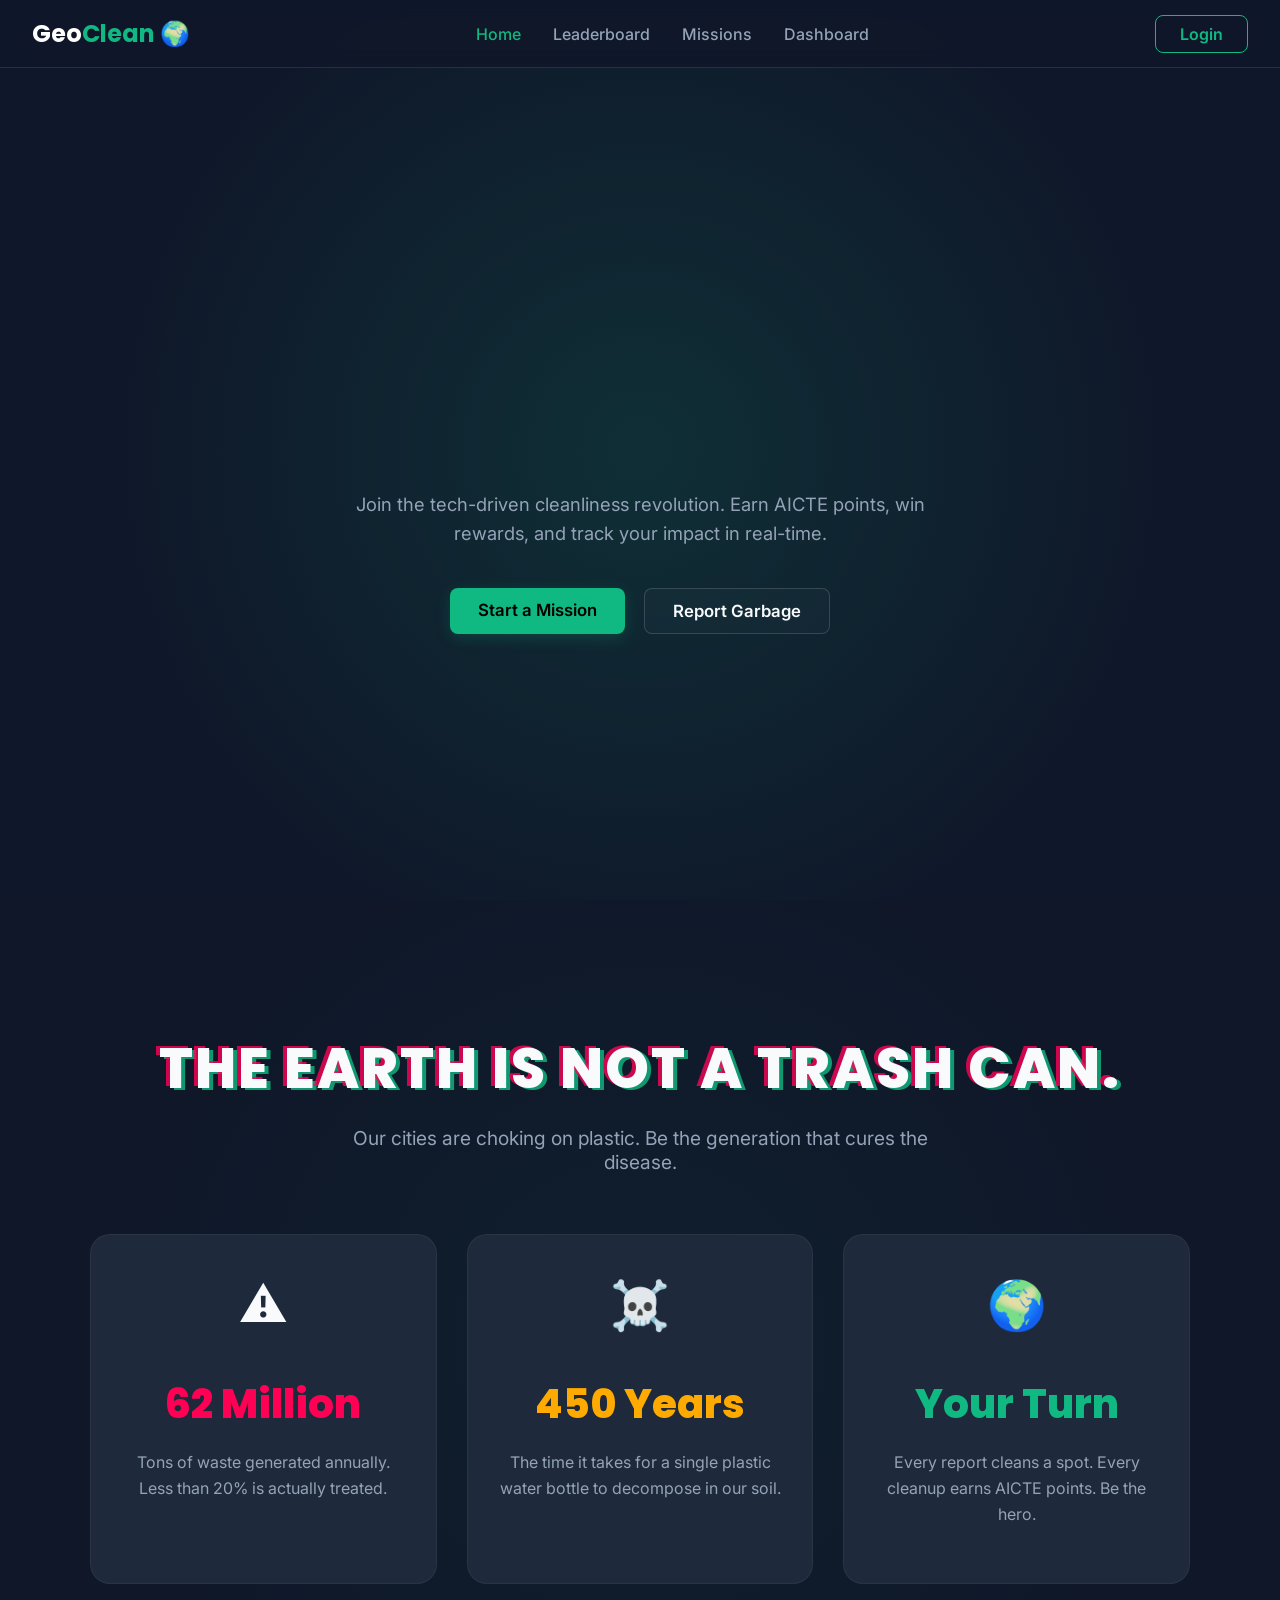
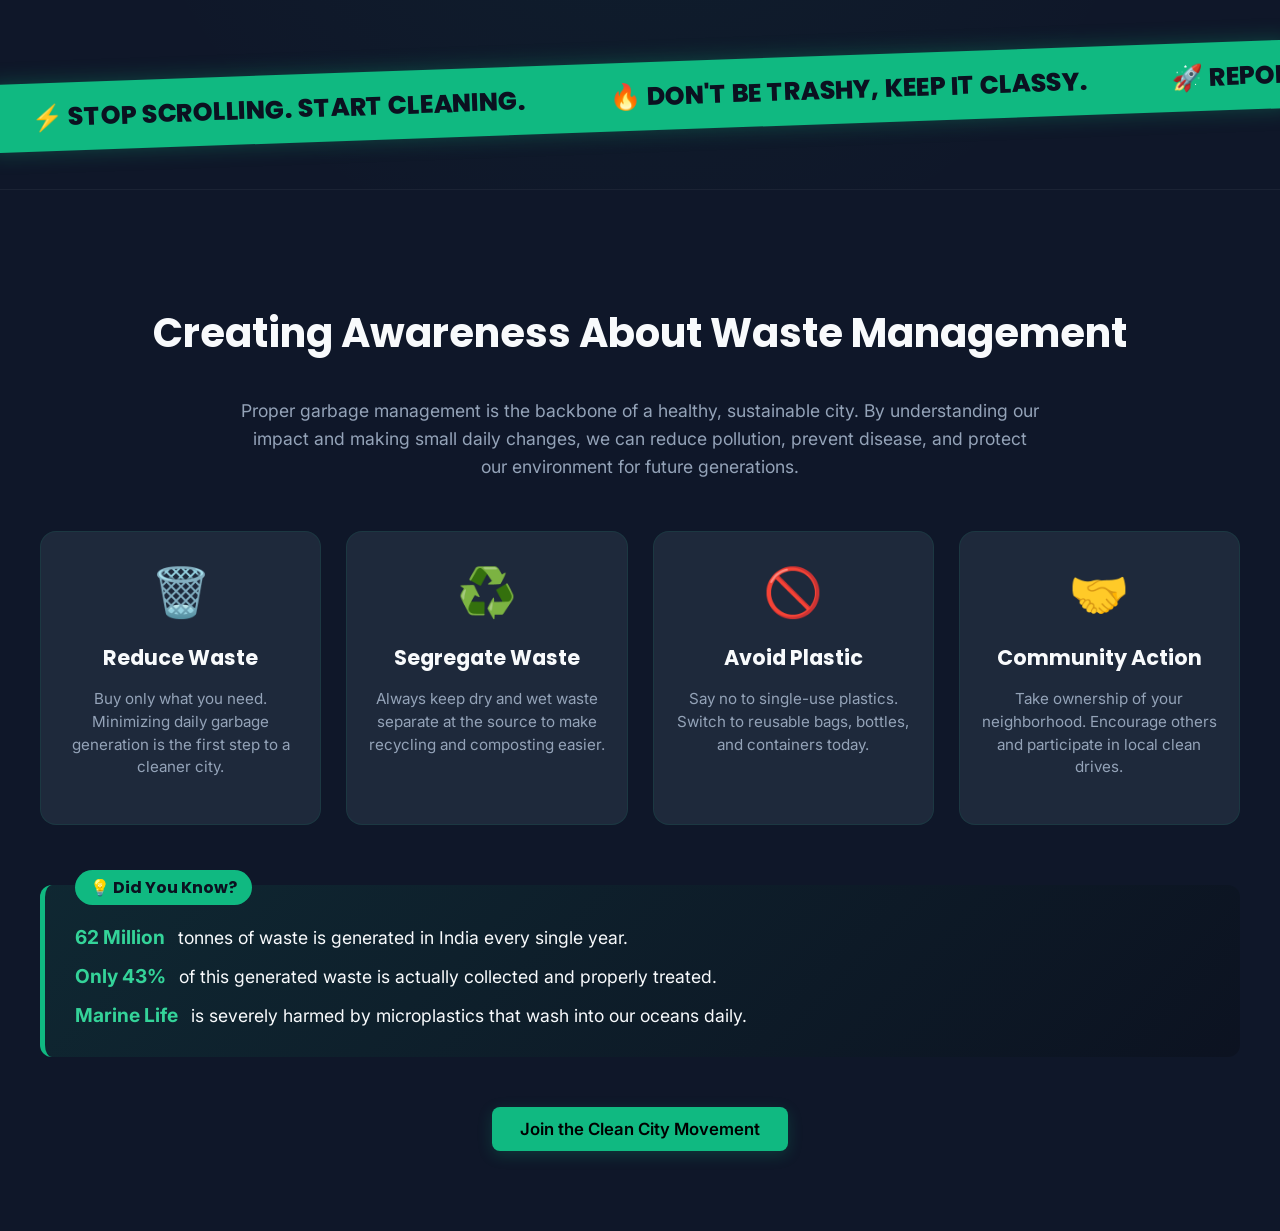
<file: index.html>
<!doctype html>
<html lang="en">
  <head>
    <meta charset="UTF-8" />
    <meta name="viewport" content="width=device-width, initial-scale=1.0" />
    <title>GeoClean | Clean Your City</title>

    <link rel="preconnect" href="https://fonts.googleapis.com" />
    <link rel="preconnect" href="https://fonts.gstatic.com" crossorigin />
    <link
      href="https://fonts.googleapis.com/css2?family=Inter:wght@400;500;600&family=Poppins:wght@600;700;800&display=swap"
      rel="stylesheet"
    />

    <link rel="stylesheet" href="css/theme.css" />
    <link rel="stylesheet" href="css/base.css" />
    <link rel="stylesheet" href="css/components.css" />
    <link rel="stylesheet" href="css/index.css" />
  </head>
  <body>
    <nav class="navbar">
      <div class="nav-left">
        <button class="hamburger-menu">☰</button>
        <div class="logo">
          <a href="index.html" style="text-decoration: none; color: white">
            Geo<span class="highlight">Clean</span> 🌍
          </a>
        </div>
      </div>
      <div class="nav-links">
        <a href="index.html" class="active">Home</a>
        <a href="leaderboard.html">Leaderboard</a>
        <a href="missions.html">Missions</a>
        <a href="#" id="dashboard-link">Dashboard</a>
      </div>
      <div id="auth-container"></div>
    </nav>

    <section class="hero-container" id="home">
      <div class="glow-blob"></div>
      <div class="hero-content">
        <div class="headline-wrapper">
          <div class="slogan-slide slide-1">
            <h1>
              Clean Your City.<br /><span class="gradient-text"
                >Build Your Legacy.</span
              >
            </h1>
          </div>
          <div class="slogan-slide slide-2">
            <h1>
              Spot the Waste.<br /><span class="gradient-text"
                >Spark the Change.</span
              >
            </h1>
          </div>
          <div class="slogan-slide slide-3">
            <h1>
              Report. Clean.<br /><span class="gradient-text">Celebrate.</span>
            </h1>
          </div>
          <div class="slogan-slide slide-4">
            <h1>
              Together for a<br /><span class="gradient-text"
                >Trash-Free Tomorrow.</span
              >
            </h1>
          </div>
          <div class="slogan-slide slide-5">
            <h1>
              Your Click Can<br /><span class="gradient-text"
                >Clean the City.</span
              >
            </h1>
          </div>
          <div class="slogan-slide slide-6">
            <h1>
              Turn Garbage<br /><span class="gradient-text">Into Glory.</span>
            </h1>
          </div>
          <div class="slogan-slide slide-7">
            <h1>
              Be the Hero<br /><span class="gradient-text"
                >Your City Needs.</span
              >
            </h1>
          </div>
        </div>

        <p class="hero-subtext">
          Join the tech-driven cleanliness revolution. Earn AICTE points, win
          rewards, and track your impact in real-time.
        </p>

        <div class="cta-buttons">
          <a href="missions.html" class="btn-primary">Start a Mission</a>
          <a href="report.html" class="btn-secondary">Report Garbage</a>
        </div>
      </div>
    </section>

    <section class="awareness-section">
      <div class="awareness-header">
        <h2 class="glitch-title" data-text="THE EARTH IS NOT A TRASH CAN.">
          THE EARTH IS NOT A TRASH CAN.
        </h2>
        <p class="awareness-subtitle">
          Our cities are choking on plastic. Be the generation that cures the
          disease.
        </p>
      </div>

      <div class="impact-grid">
        <div class="impact-card danger-glow">
          <div class="icon-wrapper">⚠️</div>
          <h3 class="impact-number">62 Million</h3>
          <p class="impact-text">
            Tons of waste generated annually. Less than 20% is actually treated.
          </p>
        </div>
        <div class="impact-card warning-glow">
          <div class="icon-wrapper">☠️</div>
          <h3 class="impact-number">450 Years</h3>
          <p class="impact-text">
            The time it takes for a single plastic water bottle to decompose in
            our soil.
          </p>
        </div>
        <div class="impact-card action-glow">
          <div class="icon-wrapper">🌍</div>
          <h3 class="impact-number">Your Turn</h3>
          <p class="impact-text">
            Every report cleans a spot. Every cleanup earns AICTE points. Be the
            hero.
          </p>
        </div>
      </div>

      <div class="crazy-marquee">
        <div class="marquee-track">
          <span>⚡ STOP SCROLLING. START CLEANING.</span>
          <span>🔥 DON'T BE TRASHY, KEEP IT CLASSY.</span>
          <span>🚀 REPORT. CLEAN. CONQUER.</span>
          <span>🌍 YOUR CLICKS CURE THE CITY.</span>
          <span>⚡ STOP SCROLLING. START CLEANING.</span>
          <span>🔥 DON'T BE TRASHY, KEEP IT CLASSY.</span>
          <span>🚀 REPORT. CLEAN. CONQUER.</span>
          <span>🌍 YOUR CLICKS CURE THE CITY.</span>
        </div>
      </div>
    </section>

    <section id="awareness" class="edu-awareness-section">
      <div class="container">
        <div class="section-header text-center">
          <h2 class="section-title">
            Creating Awareness About Waste Management
          </h2>
          <p class="section-description">
            Proper garbage management is the backbone of a healthy, sustainable
            city. By understanding our impact and making small daily changes, we
            can reduce pollution, prevent disease, and protect our environment
            for future generations.
          </p>
        </div>

        <div class="awareness-grid">
          <div class="awareness-card">
            <div class="card-icon">🗑️</div>
            <h3>Reduce Waste</h3>
            <p>
              Buy only what you need. Minimizing daily garbage generation is the
              first step to a cleaner city.
            </p>
          </div>
          <div class="awareness-card">
            <div class="card-icon">♻️</div>
            <h3>Segregate Waste</h3>
            <p>
              Always keep dry and wet waste separate at the source to make
              recycling and composting easier.
            </p>
          </div>
          <div class="awareness-card">
            <div class="card-icon">🚫</div>
            <h3>Avoid Plastic</h3>
            <p>
              Say no to single-use plastics. Switch to reusable bags, bottles,
              and containers today.
            </p>
          </div>
          <div class="awareness-card">
            <div class="card-icon">🤝</div>
            <h3>Community Action</h3>
            <p>
              Take ownership of your neighborhood. Encourage others and
              participate in local clean drives.
            </p>
          </div>
        </div>

        <div class="did-you-know-banner">
          <div class="dyk-badge">💡 Did You Know?</div>
          <div class="facts-container">
            <div class="fact-item">
              <span class="fact-highlight">62 Million</span>
              <span
                >tonnes of waste is generated in India every single year.</span
              >
            </div>
            <div class="fact-item">
              <span class="fact-highlight">Only 43%</span>
              <span
                >of this generated waste is actually collected and properly
                treated.</span
              >
            </div>
            <div class="fact-item">
              <span class="fact-highlight">Marine Life</span>
              <span
                >is severely harmed by microplastics that wash into our oceans
                daily.</span
              >
            </div>
          </div>
        </div>

        <div class="text-center cta-container">
          <a
            href="missions.html"
            class="btn-primary pulse-btn"
            style="text-decoration: none; display: inline-block"
            >Join the Clean City Movement</a
          >
        </div>
      </div>
    </section>
    <script>
      const dashboardLink = document.getElementById("dashboard-link");

      dashboardLink.addEventListener("click", function (e) {
        const user = localStorage.getItem("user") || sessionStorage.getItem("user");

        if (!user) {
          e.preventDefault();
          alert("Please login to access dashboard");
          window.location.href = "auth.html";
        } else {
          window.location.href = "Dashboard.html";
        }
      });
    </script>
    <script src="js/notifications.js"></script>
    <script src="js/nav.js"></script>
  </body>
</html>
</file>
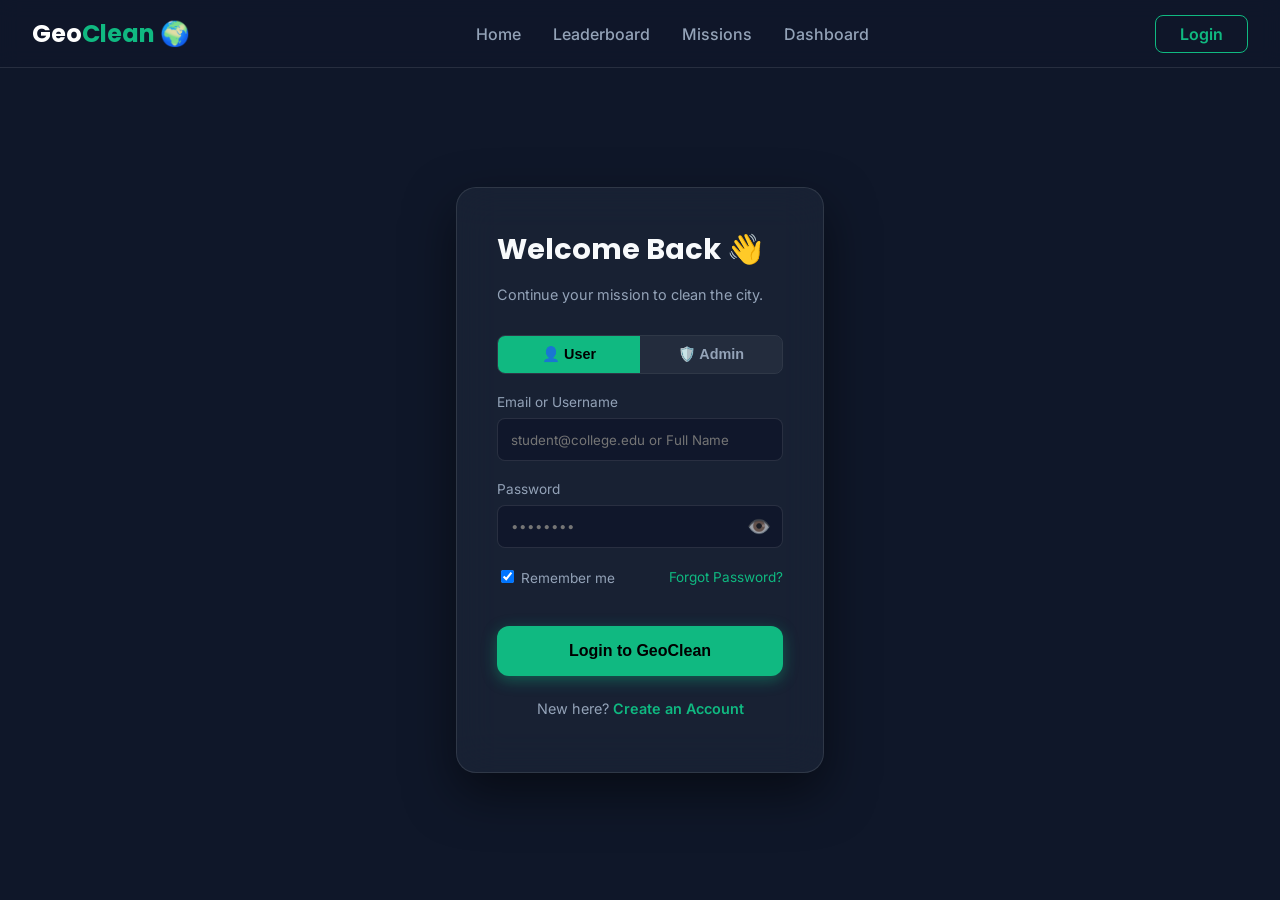
<file: admin.html>
<!DOCTYPE html>
<html lang="en">
<head>
  <meta charset="UTF-8">
  <meta name="viewport" content="width=device-width, initial-scale=1.0">
  <title>Admin Dashboard | GeoClean</title>
  <link rel="preconnect" href="https://fonts.googleapis.com">
  <link href="https://fonts.googleapis.com/css2?family=Inter:wght@400;500;600;700&family=Poppins:wght@600;700;800&display=swap" rel="stylesheet">
  <link rel="stylesheet" href="css/theme.css">
  <link rel="stylesheet" href="css/base.css">
  <link rel="stylesheet" href="css/components.css">
  <style>
    * { margin: 0; padding: 0; box-sizing: border-box; }
    body { 
      font-family: 'Inter', sans-serif; 
      background: var(--bg-dark); 
      color: var(--text-white); 
      min-height: 100vh; 
      background-image: radial-gradient(circle at 15% 50%, rgba(16, 185, 129, 0.05), transparent 25%),
                        radial-gradient(circle at 85% 30%, rgba(14, 165, 233, 0.05), transparent 25%);
    }

    /* Navbar */
    .admin-navbar {
      background: rgba(30, 41, 59, 0.8);
      backdrop-filter: blur(12px);
      -webkit-backdrop-filter: blur(12px);
      border-bottom: 1px solid rgba(255, 255, 255, 0.05);
      padding: 1rem 5%;
      display: flex;
      justify-content: space-between;
      align-items: center;
      position: sticky;
      top: 0;
      z-index: 1000;
      box-shadow: 0 4px 30px rgba(0, 0, 0, 0.3);
    }
    .admin-navbar .logo {
      font-family: 'Poppins', sans-serif;
      font-size: 1.5rem;
      font-weight: 800;
      letter-spacing: -0.5px;
      display: flex;
      align-items: center;
      gap: 10px;
    }
    .admin-navbar .logo span.highlight {
      color: var(--primary-green);
    }
    .admin-navbar .logo span.admin-tag {
      background: rgba(245, 158, 11, 0.15);
      color: #f59e0b;
      border: 1px solid rgba(245, 158, 11, 0.3);
      font-size: 0.7rem;
      padding: 2px 8px;
      border-radius: 12px;
      font-weight: 600;
      text-transform: uppercase;
      letter-spacing: 1px;
    }
    .logout-btn {
      background: rgba(239, 68, 68, 0.15);
      color: #ef4444;
      border: 1px solid rgba(239, 68, 68, 0.3);
      padding: 8px 16px;
      border-radius: 8px;
      font-weight: 600;
      cursor: pointer;
      transition: all 0.3s ease;
      display: flex;
      align-items: center;
      gap: 6px;
    }
    .logout-btn:hover {
      background: rgba(239, 68, 68, 0.25);
      transform: translateY(-2px);
      box-shadow: 0 4px 12px rgba(239, 68, 68, 0.2);
    }

    /* Main Container */
    .admin-container {
      max-width: 1200px;
      margin: 0 auto;
      padding: 30px 20px;
    }

    /* Stats Cards */
    .stats-grid {
      display: grid; 
      grid-template-columns: repeat(auto-fit, minmax(150px, 1fr));
      gap: 20px; 
      margin-bottom: 30px;
    }
    .stat-card {
      background: rgba(30, 41, 59, 0.6);
      backdrop-filter: blur(10px);
      border: 1px solid rgba(255, 255, 255, 0.05);
      border-radius: 16px;
      padding: 24px;
      display: flex;
      flex-direction: column;
      align-items: center;
      justify-content: center;
      transition: all 0.3s ease;
      position: relative;
      overflow: hidden;
    }
    .stat-card::before {
      content: '';
      position: absolute;
      top: 0; left: 0; width: 100%; height: 4px;
      background: linear-gradient(90deg, var(--primary-green), var(--neon-green));
      opacity: 0.5;
    }
    .stat-card:hover {
      transform: translateY(-5px);
      background: rgba(30, 41, 59, 0.8);
      border-color: rgba(16, 185, 129, 0.3);
      box-shadow: 0 10px 20px rgba(0, 0, 0, 0.2);
    }
    .stat-card .number { 
      font-size: 2.5rem; 
      font-weight: 800; 
      color: var(--text-white); 
      font-family: 'Poppins', sans-serif;
      margin-bottom: 5px;
      background: linear-gradient(135deg, #fff, #94a3b8);
      -webkit-background-clip: text;
      -webkit-text-fill-color: transparent;
    }
    .stat-card .label { 
      font-size: 0.8rem; 
      color: var(--text-gray); 
      text-transform: uppercase; 
      letter-spacing: 1px; 
      font-weight: 600;
    }

    /* Tabs */
    .tab-container {
      display: flex;
      justify-content: space-between;
      align-items: center;
      margin-bottom: 20px;
      border-bottom: 1px solid rgba(255, 255, 255, 0.1);
      padding-bottom: 10px;
    }
    .tab-bar { 
      display: flex; 
      gap: 15px; 
    }
    .tab-btn {
      padding: 10px 20px; 
      background: transparent; 
      border: none; 
      color: var(--text-gray);
      font-weight: 600; 
      cursor: pointer; 
      border-radius: 8px;
      transition: all 0.2s ease;
      display: flex;
      align-items: center;
      gap: 8px;
    }
    .tab-btn:hover {
      background: rgba(255, 255, 255, 0.05);
      color: var(--text-white);
    }
    .tab-btn.active { 
      background: rgba(16, 185, 129, 0.15);
      color: var(--neon-green); 
      border: 1px solid rgba(16, 185, 129, 0.3);
      box-shadow: 0 0 15px rgba(16, 185, 129, 0.1);
    }

    /* Search/Filter */
    .search-box {
      position: relative;
    }
    .search-box input {
      background: rgba(30, 41, 59, 0.6);
      border: 1px solid rgba(255, 255, 255, 0.1);
      color: white;
      padding: 10px 15px 10px 35px;
      border-radius: 8px;
      font-size: 0.9rem;
      outline: none;
      width: 250px;
      transition: border-color 0.2s;
    }
    .search-box input:focus {
      border-color: var(--neon-green);
    }
    .search-box::before {
      content: '🔍';
      position: absolute;
      left: 10px;
      top: 50%;
      transform: translateY(-50%);
      font-size: 0.9rem;
      opacity: 0.5;
    }

    /* Content Area */
    .content-area {
      min-height: 500px;
    }

    /* Mission Cards */
    .mission-grid {
      display: grid;
      grid-template-columns: repeat(auto-fill, minmax(350px, 1fr));
      gap: 20px;
    }
    .mission-card {
      background: rgba(30, 41, 59, 0.7);
      backdrop-filter: blur(10px);
      border: 1px solid rgba(255, 255, 255, 0.08); 
      border-radius: 16px;
      overflow: hidden;
      display: flex; 
      flex-direction: column;
      transition: transform 0.2s, box-shadow 0.2s;
    }
    .mission-card:hover {
      transform: translateY(-4px);
      box-shadow: 0 12px 24px rgba(0, 0, 0, 0.3);
      border-color: rgba(255, 255, 255, 0.15);
    }
    .mission-img-container {
      width: 100%;
      height: 180px;
      position: relative;
      background: #0f172a;
    }
    .mission-img { 
      width: 100%; 
      height: 100%; 
      object-fit: cover; 
      transition: transform 0.3s ease;
    }
    .mission-card:hover .mission-img {
      transform: scale(1.05);
    }
    .mission-badge {
      position: absolute;
      top: 12px; right: 12px;
      padding: 4px 10px; 
      border-radius: 20px; 
      font-size: 0.75rem;
      font-weight: 700; 
      text-transform: uppercase;
      box-shadow: 0 2px 10px rgba(0,0,0,0.5);
      backdrop-filter: blur(5px);
    }
    .mission-badge.pending { background: rgba(245, 158, 11, 0.8); color: #fff; }
    .mission-badge.verified { background: rgba(16, 185, 129, 0.8); color: #fff; }
    .mission-badge.rejected { background: rgba(239, 68, 68, 0.8); color: #fff; }
    .mission-badge.pending-completion { background: rgba(139, 92, 246, 0.8); color: #fff; }

    /* Completion review card styles */
    .compare-images {
      display: grid;
      grid-template-columns: 1fr 1fr;
      gap: 2px;
      border-radius: 12px;
      overflow: hidden;
      position: relative;
    }
    .compare-images .compare-col {
      position: relative;
      overflow: hidden;
      height: 200px;
    }
    .compare-images .compare-col img {
      width: 100%; height: 100%; object-fit: cover;
      transition: transform 0.3s ease;
    }
    .mission-card:hover .compare-images .compare-col img {
      transform: scale(1.05);
    }
    .compare-images .compare-label {
      position: absolute;
      bottom: 8px; left: 8px;
      background: rgba(0,0,0,0.7);
      backdrop-filter: blur(5px);
      color: #fff;
      padding: 3px 10px;
      border-radius: 12px;
      font-size: 0.7rem;
      font-weight: 700;
      text-transform: uppercase;
      letter-spacing: 1px;
    }
    .compare-divider {
      position: absolute;
      top: 0; left: 50%; transform: translateX(-50%);
      width: 3px; height: 100%;
      background: rgba(255,255,255,0.4);
      z-index: 5;
    }
    .btn-approve-comp { background: rgba(139, 92, 246, 0.15); color: #a78bfa; }
    .btn-approve-comp:hover { background: #8b5cf6; color: #fff; }
    .btn-reject-comp { background: rgba(239,68,68,0.15); color: #ef4444; }
    .btn-reject-comp:hover { background: #ef4444; color: #fff; }

    .mission-info { 
      padding: 20px;
      display: flex;
      flex-direction: column;
      flex-grow: 1;
    }
    .mission-info h4 { 
      font-size: 1.1rem; 
      margin-bottom: 8px; 
      font-family: 'Poppins', sans-serif;
    }
    .mission-meta { 
      font-size: 0.85rem; 
      color: var(--text-gray); 
      line-height: 1.6;
      margin-bottom: 15px;
    }
    .mission-meta span.detail { display: block; margin-bottom: 4px; }
    .mission-meta span.detail i { margin-right: 6px; font-style: normal; }

    .mission-actions { 
      display: flex; 
      gap: 10px; 
      margin-top: auto;
      padding-top: 15px;
      border-top: 1px solid rgba(255, 255, 255, 0.05);
    }
    .mission-actions button {
      flex: 1;
      padding: 10px; 
      border: none; 
      border-radius: 8px; 
      font-size: 0.85rem;
      font-weight: 600; 
      cursor: pointer; 
      transition: all 0.2s;
    }
    .btn-approve { background: rgba(16,185,129,0.15); color: #34d399; }
    .btn-approve:hover { background: #10b981; color: #fff; }
    .btn-reject { background: rgba(239,68,68,0.15); color: #ef4444; }
    .btn-reject:hover { background: #ef4444; color: #fff; }
    .btn-delete { background: rgba(255,255,255,0.05); color: var(--text-gray); }
    .btn-delete:hover { background: rgba(255,255,255,0.1); color: #fff; }

    /* Users Table */
    .table-container {
      background: rgba(30, 41, 59, 0.6);
      backdrop-filter: blur(10px);
      border: 1px solid rgba(255, 255, 255, 0.08); 
      border-radius: 16px;
      overflow: hidden;
    }
    .user-table { 
      width: 100%; 
      border-collapse: collapse; 
      font-size: 0.9rem; 
    }
    .user-table th { 
      text-align: left; 
      padding: 16px 24px; 
      background: rgba(0, 0, 0, 0.2);
      color: var(--text-gray); 
      font-size: 0.8rem; 
      text-transform: uppercase; 
      letter-spacing: 1px;
    }
    .user-table td { 
      padding: 16px 24px; 
      border-bottom: 1px solid rgba(255,255,255,0.04); 
    }
    .user-table tr:hover { 
      background: rgba(255,255,255,0.03); 
    }
    .dept-pill {
      background: rgba(56, 189, 248, 0.15);
      color: #38bdf8;
      padding: 4px 10px;
      border-radius: 20px;
      font-size: 0.75rem;
      font-weight: 600;
      text-transform: uppercase;
    }

    .empty-state {
      text-align: center;
      padding: 60px 20px;
      background: rgba(30, 41, 59, 0.4);
      border-radius: 16px;
      border: 1px dashed rgba(255, 255, 255, 0.1);
    }
    .empty-state .icon {
      font-size: 3rem;
      margin-bottom: 15px;
      opacity: 0.5;
    }
    .empty-state h3 {
      font-size: 1.2rem;
      margin-bottom: 5px;
    }
    .empty-state p {
      color: var(--text-gray);
      font-size: 0.9rem;
    }

    /* Modal for Edit User */
    .modal-overlay {
      position: fixed; top: 0; left: 0; right: 0; bottom: 0;
      background: rgba(0, 0, 0, 0.7);
      backdrop-filter: blur(5px);
      display: none;
      align-items: center;
      justify-content: center;
      z-index: 2000;
    }
    .modal-content {
      background: var(--card-bg);
      border: 1px solid rgba(16, 185, 129, 0.3);
      padding: 30px;
      border-radius: 16px;
      width: 100%;
      max-width: 400px;
    }
    .modal-content h3 {
      margin-bottom: 20px;
      font-family: 'Poppins', sans-serif;
    }
    .form-group {
      margin-bottom: 15px;
    }
    .form-group label {
      display: block;
      margin-bottom: 5px;
      color: var(--text-gray);
      font-size: 0.85rem;
    }
    .form-group input {
      width: 100%;
      padding: 10px 15px;
      border-radius: 8px;
      border: 1px solid rgba(255,255,255,0.1);
      background: rgba(0,0,0,0.2);
      color: white;
    }
    .modal-actions {
      display: flex;
      justify-content: flex-end;
      gap: 10px;
      margin-top: 25px;
    }
    .modal-actions button {
      padding: 10px 20px;
      border-radius: 8px;
      font-weight: 600;
      border: none;
      cursor: pointer;
    }
    .btn-cancel { background: rgba(255,255,255,0.1); color: white; }
    .btn-save { background: var(--primary-green); color: black; }

  </style>
</head>
<body>

  <!-- ADMIN NAVBAR -->
  <nav class="admin-navbar">
    <div class="logo">
      Geo<span class="highlight">Clean</span> <span class="admin-tag">Admin</span>
    </div>
    <div style="display: flex; gap: 20px; align-items: center;">
      <span id="admin-welcome-text" style="color: var(--text-gray); font-size: 0.9rem; font-weight: 500;"></span>
      <button class="logout-btn" onclick="doLogout()">
        <svg xmlns="http://www.w3.org/2000/svg" width="16" height="16" viewBox="0 0 24 24" fill="none" stroke="currentColor" stroke-width="2" stroke-linecap="round" stroke-linejoin="round"><path d="M9 21H5a2 2 0 0 1-2-2V5a2 2 0 0 1 2-2h4"></path><polyline points="16 17 21 12 16 7"></polyline><line x1="21" y1="12" x2="9" y2="12"></line></svg>
        Sign Out
      </button>
    </div>
  </nav>

  <!-- ADMIN DASHBOARD -->
  <div class="admin-container" id="admin-panel">
    
    <!-- Stats -->
    <div class="stats-grid" id="stats-grid">
      <!-- Injected by JS -->
    </div>

    <!-- Tabs & Search -->
    <div class="tab-container">
      <div class="tab-bar">
        <button class="tab-btn active" onclick="switchTab('pending')">📋 Pending Review</button>
        <button class="tab-btn" onclick="switchTab('completions')">📸 Pending Completions</button>
        <button class="tab-btn" onclick="switchTab('all')">📦 All Missions</button>
        <button class="tab-btn" onclick="switchTab('users')">👥 User Directory</button>
      </div>
      <div class="search-box">
        <input type="text" id="search-input" placeholder="Search by ID, User, or Location..." oninput="handleSearch()">
      </div>
    </div>

    <!-- Dynamic Content -->
    <div class="content-area" id="tab-content">
      <div class="empty-state">
        <div class="icon">⏳</div>
        <h3>Loading Database</h3>
        <p>Fetching the latest data...</p>
      </div>
    </div>
  </div>

  <!-- Edit User Modal -->
  <div class="modal-overlay" id="edit-user-modal">
    <div class="modal-content">
      <h3>Edit User Details</h3>
      <input type="hidden" id="edit-user-id">
      <div class="form-group">
        <label>GeoCoins (Official Missions)</label>
        <input type="number" id="edit-geocoins">
      </div>
      <div class="form-group">
        <label>Points (Self-Reports)</label>
        <input type="number" id="edit-points">
      </div>
      <div class="modal-actions">
        <button class="btn-cancel" onclick="document.getElementById('edit-user-modal').style.display='none'">Cancel</button>
        <button class="btn-save" onclick="saveUserEdit()">Save Changes</button>
      </div>
    </div>
  </div>

  <!-- Approve Mission Modal -->
  <div class="modal-overlay" id="approve-mission-modal">
    <div class="modal-content">
      <h3>Approve Mission</h3>
      <input type="hidden" id="approve-mission-id">
      <div class="form-group">
        <label>Required People</label>
        <input type="number" id="approve-people-needed" min="1" value="1">
      </div>
      <div class="form-group">
        <label>Scheduled Date</label>
        <input type="date" id="approve-scheduled-date">
      </div>
      <div class="form-group">
        <label>Scheduled Time</label>
        <input type="time" id="approve-scheduled-time">
      </div>
      <div class="form-group">
        <label>Admin Note (Optional)</label>
        <input type="text" id="approve-note" placeholder="Any specific instructions...">
      </div>
      <div class="modal-actions">
        <button class="btn-cancel" onclick="document.getElementById('approve-mission-modal').style.display='none'">Cancel</button>
        <button class="btn-save" onclick="submitApproveMission()">Approve</button>
      </div>
    </div>
  </div>

  <script>
    const API = window.location.origin;
    let adminData = null;
    let currentDataList = []; // Holds missions or users for searching

    // Verify authentication
    window.addEventListener('DOMContentLoaded', () => {
      const saved = sessionStorage.getItem('admin');
      if (!saved) {
        // Not logged in -> redirect to login (auth.html)
        window.location.href = 'auth.html';
        return;
      }
      adminData = JSON.parse(saved);
      document.getElementById('admin-welcome-text').textContent = `Welcome, Control Tower`;
      initDashboard();
    });

    async function initDashboard() {
      await loadStats();
      switchTab('pending');
    }

    function doLogout() {
      sessionStorage.removeItem('admin');
      adminData = null;
      window.location.href = 'index.html'; // Redirect to Homepage
    }

    // ===== DASHBOARD =====
    async function loadStats() {
      try {
        const res = await fetch(`${API}/admin/stats`);
        const s = await res.json();
        document.getElementById('stats-grid').innerHTML = `
          <div class="stat-card">
            <div class="number">${s.pending_review}</div>
            <div class="label" style="color: #f59e0b;">Pending Review</div>
          </div>
          <div class="stat-card">
            <div class="number">${s.pending_completions || 0}</div>
            <div class="label" style="color: #8b5cf6;">Pending Completions</div>
          </div>
          <div class="stat-card">
            <div class="number">${s.total_missions}</div>
            <div class="label">Total Missions</div>
          </div>
          <div class="stat-card">
            <div class="number">${s.total_users}</div>
            <div class="label">Registered Users</div>
          </div>
          <div class="stat-card">
            <div class="number">${s.approved}</div>
            <div class="label" style="color: #10b981;">Approved</div>
          </div>
          <div class="stat-card">
            <div class="number">${s.completed}</div>
            <div class="label" style="color: #38bdf8;">Completed</div>
          </div>
          <div class="stat-card">
            <div class="number">${s.false_reports}</div>
            <div class="label" style="color: #ef4444;">False Reports</div>
          </div>
        `;
      } catch(e) { console.error(e); }
    }

    // ===== TABS & SEARCH =====
    let currentAdminTab = 'pending';
    function switchTab(tab) {
      currentAdminTab = tab;
      document.querySelectorAll('.tab-btn').forEach(b => b.classList.remove('active'));
      event.target.classList.add('active');
      document.getElementById('search-input').value = '';
      
      if (tab === 'pending') loadMissions('unverified');
      else if (tab === 'completions') loadCompletions();
      else if (tab === 'all') loadMissions();
      else if (tab === 'users') loadUsers();
    }

    function handleSearch() {
      const q = document.getElementById('search-input').value.toLowerCase();
      if (currentAdminTab === 'users') {
        const filtered = currentDataList.filter(u => 
          String(u.id).includes(q) || 
          u.full_name.toLowerCase().includes(q) || 
          u.email.toLowerCase().includes(q)
        );
        renderUsers(filtered);
      } else {
        const filtered = currentDataList.filter(m => 
          String(m.id).includes(q) || 
          (m.location_text || '').toLowerCase().includes(q) || 
          (m.creator_email || '').toLowerCase().includes(q) ||
          m.type.toLowerCase().includes(q)
        );
        renderMissions(filtered);
      }
    }

    function showEmpty(title, desc, icon="📦") {
      document.getElementById('tab-content').innerHTML = `
        <div class="empty-state">
          <div class="icon">${icon}</div>
          <h3>${title}</h3>
          <p>${desc}</p>
        </div>
      `;
    }

    // ===== MISSIONS =====
    async function loadMissions(statusFilter = '') {
      try {
        const url = statusFilter ? `${API}/admin/missions?status=${statusFilter}` : `${API}/admin/missions`;
        const res = await fetch(url);
        const data = await res.json();
        currentDataList = data.missions || [];
        renderMissions(currentDataList);
      } catch(e) {
        showEmpty('Error loading data', 'Could not connect to the database.', '⚠️');
      }
    }

    function renderMissions(missions) {
      const content = document.getElementById('tab-content');
      if (missions.length === 0) {
        showEmpty('No Missions Found', 'There are currently no reports matching this view.', '📋');
        return;
      }

      const html = `<div class="mission-grid">` + missions.map(m => {
        const imgUrl = m.before_image ? `${API}/uploads/${m.before_image}` : 'https://images.unsplash.com/photo-1532996122724-e3c354a0b1bc?q=80&w=600&auto=format&fit=crop';
        
        let badgeClass = 'pending';
        let badgeText = 'Pending';
        if(m.verification_status === 'verified') { badgeClass = 'verified'; badgeText = 'Approved'; }
        if(m.verification_status === 'rejected') { badgeClass = 'rejected'; badgeText = 'Rejected'; }
        
        return `
          <div class="mission-card" id="mission-${m.id}">
            <div class="mission-img-container">
              <span class="mission-badge ${badgeClass}">${badgeText}</span>
              <img src="${imgUrl}" class="mission-img" alt="waste location">
            </div>
            <div class="mission-info">
              <h4>#${m.id} — ${m.type}</h4>
              <div class="mission-meta">
                <span class="detail"><i>📍</i> ${m.location_text || 'GPS Location Attached'}</span>
                <span class="detail"><i>👤</i> ${m.creator_email}</span>
                <span class="detail" style="color: var(--neon-green)"><i>🏆</i> ${m.reward} GeoCoins</span>
                <span class="detail"><i>👥</i> ${m.people_needed || 1} Worker(s) Needed</span>
                <span class="detail"><i>📅</i> ${new Date(m.created_at).toLocaleString()}</span>
              </div>
              <div class="mission-actions">
                ${m.verification_status === 'unverified' ? `
                  <button class="btn-approve" onclick="approveMission(${m.id})">Approve</button>
                  <button class="btn-reject" onclick="rejectMission(${m.id})">Reject</button>
                ` : ''}
                <button class="btn-delete" onclick="deleteMission(${m.id})">Delete</button>
              </div>
            </div>
          </div>
        `;
      }).join('') + `</div>`;
      
      content.innerHTML = html;
    }

    async function approveMission(id) {
      document.getElementById('approve-mission-id').value = id;
      document.getElementById('approve-people-needed').value = 1;
      document.getElementById('approve-scheduled-date').value = '';
      document.getElementById('approve-scheduled-time').value = '';
      document.getElementById('approve-note').value = '';
      document.getElementById('approve-mission-modal').style.display = 'flex';
    }

    async function submitApproveMission() {
      const id = document.getElementById('approve-mission-id').value;
      const people_needed = document.getElementById('approve-people-needed').value;
      const scheduled_date = document.getElementById('approve-scheduled-date').value;
      const scheduled_time = document.getElementById('approve-scheduled-time').value;
      const note = document.getElementById('approve-note').value;

      if (!scheduled_date || !scheduled_time) {
        alert("Please assign a scheduled date and time for the cleanup.");
        return;
      }

      try {
        const res = await fetch(`${API}/admin/missions/${id}/approve`, {
          method: 'POST', headers: {'Content-Type': 'application/json'},
          body: JSON.stringify({ note, people_needed, scheduled_date, scheduled_time })
        });
        const data = await res.json();
        document.getElementById('approve-mission-modal').style.display = 'none';
        loadStats();
        if (currentAdminTab === 'pending') loadMissions('unverified'); else loadMissions();
      } catch(e) { alert('Network error'); }
    }

    async function rejectMission(id) {
      const reason = prompt('Rejection reason (sent to user):', 'Does not meet criteria.');
      if (!reason) return;
      try {
        const res = await fetch(`${API}/admin/missions/${id}/reject`, {
          method: 'POST', headers: {'Content-Type': 'application/json'},
          body: JSON.stringify({ reason })
        });
        const data = await res.json();
        loadStats();
        if (currentAdminTab === 'pending') loadMissions('unverified'); else loadMissions();
      } catch(e) { alert('Network error'); }
    }

    async function deleteMission(id) {
      if (!confirm(`PERMANENTLY delete mission #${id}? This action cannot be undone.`)) return;
      try {
        const res = await fetch(`${API}/admin/missions/${id}/delete`, { method: 'DELETE' });
        const data = await res.json();
        loadStats();
        document.getElementById(`mission-${id}`)?.remove();
        currentDataList = currentDataList.filter(m => m.id !== id);
      } catch(e) { alert('Network error'); }
    }

    // ===== PENDING COMPLETIONS =====
    async function loadCompletions() {
      try {
        const res = await fetch(`${API}/admin/missions?status=pending_completion`);
        const data = await res.json();
        // Filter only missions with completion_status = pending (extra safety)
        currentDataList = (data.missions || []).filter(m => m.completion_status === 'pending');
        renderCompletions(currentDataList);
      } catch(e) {
        showEmpty('Error loading data', 'Could not connect to the database.', '⚠️');
      }
    }

    function renderCompletions(missions) {
      const content = document.getElementById('tab-content');
      if (missions.length === 0) {
        showEmpty('No Pending Completions', 'All completion proofs have been reviewed! 🎉', '✅');
        return;
      }

      const html = `<div class="mission-grid">` + missions.map(m => {
        const beforeUrl = m.before_image ? `${API}/uploads/${m.before_image}` : '';
        const afterUrl = m.after_image ? `${API}/uploads/${m.after_image}` : '';
        const accepted = m.accepted_by_list || [];
        const completedBy = accepted.length > 0 ? accepted.join(', ') : m.accepted_by || 'Unknown';

        return `
          <div class="mission-card" id="mission-${m.id}">
            <div class="compare-images">
              <div class="compare-col">
                ${beforeUrl ? `<img src="${beforeUrl}" alt="Before">` : '<div style="background:#1e293b;height:100%;display:flex;align-items:center;justify-content:center;color:#64748b;">No Before Image</div>'}
                <span class="compare-label">Before</span>
              </div>
              <div class="compare-col">
                ${afterUrl ? `<img src="${afterUrl}" alt="After">` : '<div style="background:#1e293b;height:100%;display:flex;align-items:center;justify-content:center;color:#64748b;">No After Image</div>'}
                <span class="compare-label" style="background:rgba(139,92,246,0.7);">After</span>
              </div>
              <div class="compare-divider"></div>
              <span class="mission-badge pending-completion" style="position:absolute;top:8px;right:8px;z-index:10;">Awaiting Review</span>
            </div>
            <div class="mission-info">
              <h4>#${m.id} — ${m.type}</h4>
              <div class="mission-meta">
                <span class="detail"><i>📍</i> ${m.location_text || 'GPS Location Attached'}</span>
                <span class="detail"><i>👤</i> Reported by: ${m.creator_email}</span>
                <span class="detail"><i>🧹</i> Cleaned by: ${completedBy}</span>
                <span class="detail" style="color: var(--neon-green)"><i>🏆</i> ${m.reward} GeoCoins at stake</span>
                <span class="detail"><i>📅</i> Submitted: ${m.completed_at ? new Date(m.completed_at).toLocaleString() : 'N/A'}</span>
              </div>
              <div class="mission-actions">
                <button class="btn-approve-comp" onclick="approveCompletion(${m.id})">✅ Approve & Credit</button>
                <button class="btn-reject-comp" onclick="rejectCompletion(${m.id})">❌ Reject</button>
              </div>
            </div>
          </div>
        `;
      }).join('') + `</div>`;
      
      content.innerHTML = html;
    }

    async function approveCompletion(id) {
      if (!confirm(`Approve completion for mission #${id}? This will credit points/GeoCoins to the user(s).`)) return;
      const note = prompt('Add an optional admin note:') || '';
      try {
        const res = await fetch(`${API}/admin/missions/${id}/approve_completion`, {
          method: 'POST', headers: {'Content-Type': 'application/json'},
          body: JSON.stringify({ note })
        });
        const data = await res.json();
        if (res.ok) {
          alert(data.message);
        } else {
          alert(data.error || 'Failed to approve.');
        }
        loadStats();
        loadCompletions();
      } catch(e) { alert('Network error'); }
    }

    async function rejectCompletion(id) {
      const reason = prompt('Rejection reason (will be shown to user):', 'Photo does not clearly show the cleaned area. Please retake and resubmit.');
      if (!reason) return;
      try {
        const res = await fetch(`${API}/admin/missions/${id}/reject_completion`, {
          method: 'POST', headers: {'Content-Type': 'application/json'},
          body: JSON.stringify({ reason })
        });
        const data = await res.json();
        if (res.ok) {
          alert(data.message);
        } else {
          alert(data.error || 'Failed to reject.');
        }
        loadStats();
        loadCompletions();
      } catch(e) { alert('Network error'); }
    }

    // ===== USERS =====
    async function loadUsers() {
      try {
        const res = await fetch(`${API}/admin/users`);
        const data = await res.json();
        currentDataList = data.users || [];
        renderUsers(currentDataList);
      } catch(e) {
        showEmpty('Error loading data', 'Could not connect to the database.', '⚠️');
      }
    }

    function renderUsers(users) {
      const content = document.getElementById('tab-content');
      if (users.length === 0) { 
        showEmpty('No Users Found', 'User directory is currently empty.', '👥'); 
        return; 
      }

      content.innerHTML = `
        <div class="table-container">
          <table class="user-table">
            <thead>
              <tr>
                <th>User ID</th>
                <th>Full Name</th>
                <th>Department</th>
                <th>GeoCoins</th>
                <th>Points</th>
                <th>Actions</th>
              </tr>
            </thead>
            <tbody>
              ${users.map(u => `
                <tr id="user-row-${u.id}">
                  <td style="color: var(--text-gray);">#${u.id}</td>
                  <td>
                    <div style="font-weight: 600;">${u.full_name}</div>
                    <div style="font-size: 0.75rem; color: var(--text-gray);">${u.email}</div>
                  </td>
                  <td>${u.department ? `<span class="dept-pill">${u.department}</span>` : '-'}</td>
                  <td style="font-weight: 700; color: var(--neon-green);">${u.geocoins || 0}</td>
                  <td style="font-weight: 700;">${u.points || 0}</td>
                  <td>
                    <button class="logout-btn" style="padding:4px 10px; font-size:0.75rem; background: rgba(30,64,175,0.2); color: #60a5fa; border: none;" onclick="openEditUserModal(${u.id}, ${u.geocoins||0}, ${u.points||0})">Edit Balances</button>
                    <!-- Delete button if needed -->
                  </td>
                </tr>
              `).join('')}
            </tbody>
          </table>
        </div>
      `;
    }

    // Modal logic for User Edit
    function openEditUserModal(id, coins, points) {
      document.getElementById('edit-user-id').value = id;
      document.getElementById('edit-geocoins').value = coins;
      document.getElementById('edit-points').value = points;
      document.getElementById('edit-user-modal').style.display = 'flex';
    }

    async function saveUserEdit() {
      const id = document.getElementById('edit-user-id').value;
      const coins = document.getElementById('edit-geocoins').value;
      const points = document.getElementById('edit-points').value;

      try {
        const res = await fetch(`${API}/admin/users/${id}/edit`, {
          method: 'PUT', headers: {'Content-Type': 'application/json'},
          body: JSON.stringify({ geocoins: parseInt(coins), points: parseInt(points) })
        });
        const data = await res.json();
        document.getElementById('edit-user-modal').style.display = 'none';
        loadUsers(); // Refresh
      } catch(e) { alert('Network error'); }
    }

  </script>
</body>
</html>
</file>
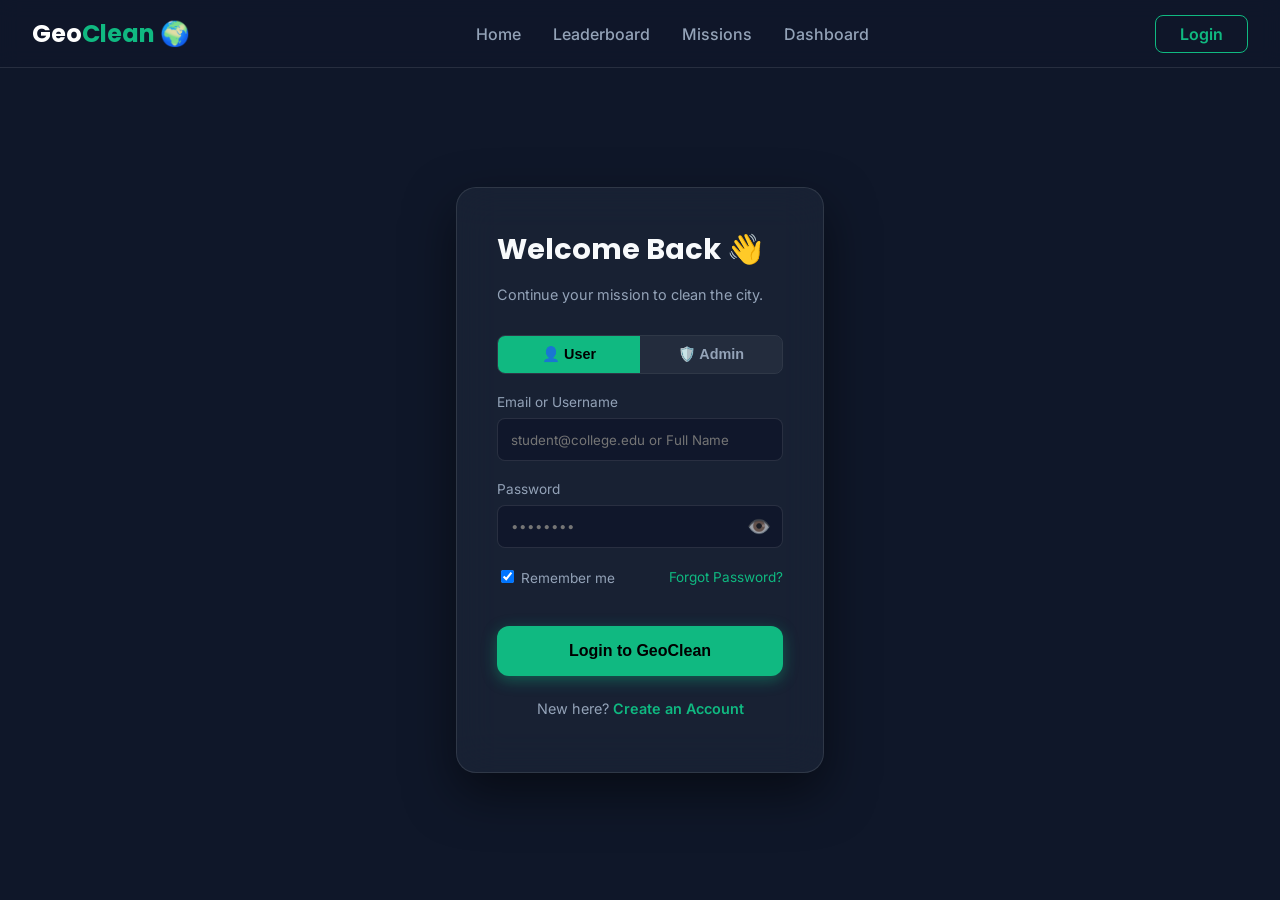
<file: auth.html>
<!doctype html>
<html lang="en">
  <head>
    <meta charset="UTF-8" />
    <meta name="viewport" content="width=device-width, initial-scale=1.0" />
    <title>Join GeoClean | Login</title>
    <link
      href="https://fonts.googleapis.com/css2?family=Inter:wght@400;500;600&family=Poppins:wght@600;700&display=swap"
      rel="stylesheet"
    />
    <!-- <link rel="stylesheet" href="style.css" /> -->
    <link rel="stylesheet" href="css/theme.css" />
    <link rel="stylesheet" href="css/base.css" />
    <link rel="stylesheet" href="css/components.css" />
    <link rel="stylesheet" href="css/auth.css" />
  </head>
  <body class="auth-body">
    <nav class="navbar">
      <div class="nav-left">
        <button class="hamburger-menu">☰</button>
        <div class="logo">
          <a href="index.html" style="text-decoration: none; color: white">
            Geo<span class="highlight">Clean</span> 🌍
          </a>
        </div>
      </div>

      <div class="nav-links">
        <a href="index.html">Home</a>
        <a href="leaderboard.html">Leaderboard</a>
        <a href="missions.html">Missions</a>
        <a href="Dashboard.html">Dashboard</a>
      </div>

      <div id="auth-container">
         <!-- Injected by js/nav.js -->
      </div>
    </nav>

    <div class="auth-container">
      <div class="glow-blob blob-1"></div>
      <div class="glow-blob blob-2"></div>

      <div class="auth-card">
        <form id="loginForm" class="auth-form">
          <h2 id="login-heading">Welcome Back 👋</h2>
          <p class="auth-subtitle" id="login-subtitle">Continue your mission to clean the city.</p>

          <!-- Role Selector -->
          <div style="display: flex; gap: 0; margin-bottom: 20px; border-radius: 8px; overflow: hidden; border: 1px solid rgba(255,255,255,0.1);">
            <button type="button" id="role-user-btn" onclick="setLoginRole('user')" style="flex:1; padding: 10px; border: none; font-weight: 700; font-size: 0.9rem; cursor: pointer; transition: 0.2s; background: var(--primary-green); color: #000;">
              👤 User
            </button>
            <button type="button" id="role-admin-btn" onclick="setLoginRole('admin')" style="flex:1; padding: 10px; border: none; font-weight: 700; font-size: 0.9rem; cursor: pointer; transition: 0.2s; background: rgba(255,255,255,0.05); color: var(--text-gray);">
              🛡️ Admin
            </button>
          </div>

          <div class="input-group">
            <label id="login-label">Email or Username</label>
            <input
              id="loginEmail"
              type="text"
              placeholder="student@college.edu or Full Name"
              required
            />
          </div>

          <div class="input-group">
            <label>Password</label>
            <div class="password-wrapper">
              <input
                id="loginPassword"
                type="password"
                placeholder="••••••••"
                required
              />
              <span class="eye-icon" onclick="togglePassword('loginPassword', this)">👁️</span>
            </div>
          </div>

          <div class="form-actions" id="login-remember-row">
            <label class="checkbox-container">
              <input type="checkbox" id="rememberMe" checked /> Remember me
            </label>
            <a href="forgot-password.html" class="forgot-pass" id="forgot-pass-link">Forgot Password?</a>
          </div>

          <button type="submit" class="btn-primary full-width" id="login-submit-btn">
            Login to GeoClean
          </button>

          <p class="switch-text" id="login-register-link">
            New here? <a href="#" onclick="toggleForms()">Create an Account</a>
          </p>
        </form>

        <form id="registerForm" class="auth-form hidden">
          <h2>Join the Force 🚀</h2>
          <p class="auth-subtitle">Start earning points and rewards today.</p>

          <div class="input-group">
            <label>Full Name</label>
            <input
              id="fullName"
              type="text"
              placeholder="e.g. Aditya Kumar"
              required
            />
          </div>

          <div class="input-group">
            <label>College Email</label>
            <input
              id="email"
              type="email"
              placeholder="student@college.edu"
              required
            />
          </div>

          <div class="input-group">
            <label>Password</label>
            <div class="password-wrapper">
              <input
                id="password"
                type="password"
                placeholder="Create a strong password"
                required
              />
              <span class="eye-icon" onclick="togglePassword('password', this)">👁️</span>
            </div>
          </div>

          <div class="input-group">
            <label>Confirm Password</label>
            <div class="password-wrapper">
              <input
                id="confirmPassword"
                type="password"
                placeholder="Confirm your password"
                required
              />
              <span class="eye-icon" onclick="togglePassword('confirmPassword', this)">👁️</span>
            </div>
            <small class="error-message"></small>
          </div>

          <div class="input-group">
            <label>Select Department</label>
            <select id="department" required>
              <option value="" disabled selected>Choose your dept...</option>
              <option value="cs">Computer Science</option>
              <option value="it">Information Tech</option>
              <option value="mech">Mechanical</option>
              <option value="civil">Civil</option>
            </select>
          </div>

          <button type="submit" class="btn-primary full-width">
            Create Account
          </button>

          <p class="switch-text">
            Already have an account?
            <a href="#" onclick="toggleForms()">Login here</a>
          </p>
        </form>
      </div>
    </div>

    <script>
      // const password = document.getElementById("password");
      // const confirmPassword = document.getElementById("confirmPassword");

      // confirmPassword.addEventListener("input", function () {
      //   if (password.value != confirmPassword.value) {
      //     confirmPassword.classList.add("error");
      //   } else {
      //     confirmPassword.classList.remove("error");
      //   }
      // });

      // document.addEventListener("DOMContentLoaded", function () {
      //   const password = document.getElementById("password");
      //   const confirmPassword = document.getElementById("confirmPassword");

      //   confirmPassword.addEventListener("input", function () {
      //     if (confirmPassword.value === "") {
      //       confirmPassword.classList.remove("error");
      //     } else if (password.value !== confirmPassword.value) {
      //       confirmPassword.classList.add("error");
      //       console.log("error");
      //     } else {
      //       confirmPassword.classList.remove("error");
      //     }
      //   });
      // });

      function checkPasswords() {
        const password = document.getElementById("password");
        const confirmPassword = document.getElementById("confirmPassword");
        const errorMessage = document.querySelector(".error-message");
        if (confirmPassword.value === "") {
          confirmPassword.classList.remove("error");
          errorMessage.textContent = "";
        } else if (password.value !== confirmPassword.value) {
          confirmPassword.classList.add("error");
          errorMessage.textContent = "Passwords do not match";
        } else {
          confirmPassword.classList.remove("error");
          errorMessage.textContent = "";
        }
      }
      const passwordEl = document.getElementById("password");
      const confirmPasswordEl = document.getElementById("confirmPassword");
      if (passwordEl && confirmPasswordEl) {
        passwordEl.addEventListener("input", checkPasswords);
        confirmPasswordEl.addEventListener("input", checkPasswords);
      }

      function toggleForms() {
        const login = document.getElementById("loginForm");
        const register = document.getElementById("registerForm");

        if (login.classList.contains("hidden")) {
          login.classList.remove("hidden");
          register.classList.add("hidden");
        } else {
          login.classList.add("hidden");
          register.classList.remove("hidden");
        }
      }

      const API_URL = window.location.origin;
      
      const registerForm = document.getElementById("registerForm");
      registerForm.addEventListener("submit", function (e) {
        e.preventDefault();

        const fullName = document.getElementById("fullName").value;
        const email = document.getElementById("email").value;
        const password = document.getElementById("password").value;
        const department = document.getElementById("department").value;

        fetch(`${API_URL}/register`, {
          method: "POST",
          headers: {
            "Content-Type": "application/json",
          },
          body: JSON.stringify({
            full_name: fullName,
            email: email,
            password: password,
            department: department,
          }),
        })
          .then((res) => res.json())
          .then((data) => {
            console.log(data);
            alert(data.message || data.error);
          })
          .catch((err) => {
            alert("Registration Failed: Network error. " + err.message);
          });
      });

      const loginForm = document.getElementById("loginForm");
      let loginRole = 'user'; // default

      function setLoginRole(role) {
        loginRole = role;
        const userBtn = document.getElementById('role-user-btn');
        const adminBtn = document.getElementById('role-admin-btn');
        const heading = document.getElementById('login-heading');
        const subtitle = document.getElementById('login-subtitle');
        const label = document.getElementById('login-label');
        const input = document.getElementById('loginEmail');
        const submitBtn = document.getElementById('login-submit-btn');
        const registerLink = document.getElementById('login-register-link');
        const rememberRow = document.getElementById('login-remember-row');

        if (role === 'admin') {
          userBtn.style.background = 'rgba(255,255,255,0.05)';
          userBtn.style.color = 'var(--text-gray)';
          adminBtn.style.background = '#f59e0b';
          adminBtn.style.color = '#000';
          heading.textContent = 'Admin Access 🛡️';
          subtitle.textContent = 'Manage missions, users, and system settings.';
          label.textContent = 'Admin Username';
          input.placeholder = 'admin';
          submitBtn.textContent = 'Login as Admin';
          submitBtn.style.background = '#f59e0b';
          registerLink.style.display = 'none';
          rememberRow.style.display = 'none';
          document.getElementById('forgot-pass-link').style.display = 'none';
        } else {
          userBtn.style.background = 'var(--primary-green)';
          userBtn.style.color = '#000';
          adminBtn.style.background = 'rgba(255,255,255,0.05)';
          adminBtn.style.color = 'var(--text-gray)';
          heading.textContent = 'Welcome Back 👋';
          subtitle.textContent = 'Continue your mission to clean the city.';
          label.textContent = 'Email or Username';
          input.placeholder = 'student@college.edu or Full Name';
          submitBtn.textContent = 'Login to GeoClean';
          submitBtn.style.background = '';
          registerLink.style.display = '';
          rememberRow.style.display = '';
          document.getElementById('forgot-pass-link').style.display = 'block';
        }
      }

      loginForm.addEventListener("submit", function (e) {
        e.preventDefault();

        const identifier = document.getElementById("loginEmail").value;
        const password = document.getElementById("loginPassword").value;

        if (loginRole === 'admin') {
          // Admin login → /admin/login
          fetch(`${API_URL}/admin/login`, {
            method: "POST",
            headers: { "Content-Type": "application/json" },
            body: JSON.stringify({ username: identifier, password: password }),
          })
            .then((res) => res.json())
            .then((data) => {
              if (data.message === "Admin login successful") {
                sessionStorage.setItem("admin", JSON.stringify(data.admin));
                window.location.href = "admin.html";
              } else {
                alert(data.error || "Admin login failed");
              }
            })
            .catch((err) => {
              alert("Login Failed: Server unreachable. " + err.message);
            });
        } else {
          // User login → /login
          fetch(`${API_URL}/login`, {
            method: "POST",
            headers: { "Content-Type": "application/json" },
            body: JSON.stringify({ email: identifier, password: password }),
          })
            .then((res) => res.json())
            .then((data) => {
              if (data.message === "Login successful") {
                const userEmail = data.user.email;
                const remMe = document.getElementById("rememberMe");
                if (remMe && remMe.checked) {
                  localStorage.setItem("user", userEmail);
                } else {
                  sessionStorage.setItem("user", userEmail);
                  localStorage.removeItem("user");
                }
                window.location.href = "Dashboard.html";
              } else {
                alert(data.error);
              }
            })
            .catch((err) => {
              alert("Login Failed: Server unreachable. " + err.message);
            });
        }
      });

      // Show/Hide Password Toggle Function
      function togglePassword(inputId, iconEl) {
        const input = document.getElementById(inputId);
        if (input.type === "password") {
          input.type = "text";
          iconEl.textContent = "🙈"; 
        } else {
          input.type = "password";
          iconEl.textContent = "👁️";
        }
      }

      // Auto-redirect if already logged in via Remember Me
      window.addEventListener('DOMContentLoaded', () => {
        if (localStorage.getItem('user')) {
          window.location.href = 'Dashboard.html';
        }
      });
    </script>
    <script src="js/nav.js"></script>
  </body>
</html>
</file>
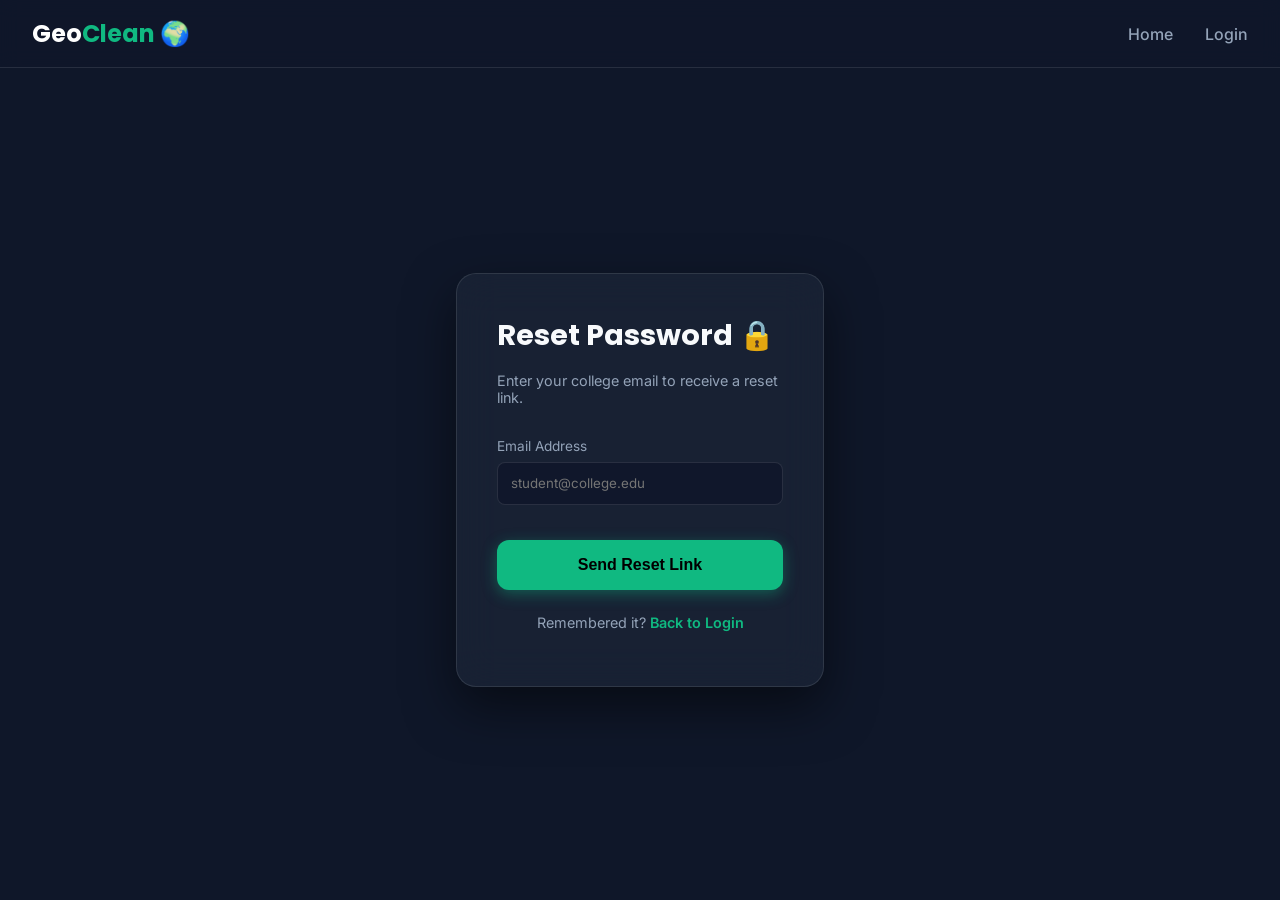
<file: forgot-password.html>
<!doctype html>
<html lang="en">
  <head>
    <meta charset="UTF-8" />
    <meta name="viewport" content="width=device-width, initial-scale=1.0" />
    <title>Forgot Password | GeoClean</title>
    <link href="https://fonts.googleapis.com/css2?family=Inter:wght@400;500;600&family=Poppins:wght@600;700&display=swap" rel="stylesheet" />
    <link rel="stylesheet" href="css/theme.css" />
    <link rel="stylesheet" href="css/base.css" />
    <link rel="stylesheet" href="css/components.css" />
    <link rel="stylesheet" href="css/auth.css" />
  </head>
  <body class="auth-body">
    <nav class="navbar">
      <div class="nav-left">
        <div class="logo">
          <a href="index.html" style="text-decoration: none; color: white">Geo<span class="highlight">Clean</span> 🌍</a>
        </div>
      </div>
      <div class="nav-links">
        <a href="index.html">Home</a>
        <a href="auth.html">Login</a>
      </div>
    </nav>

    <div class="auth-container">
      <div class="glow-blob blob-1"></div>
      <div class="glow-blob blob-2"></div>

      <div class="auth-card">
        <form id="forgotForm" class="auth-form">
          <h2>Reset Password 🔒</h2>
          <p class="auth-subtitle">Enter your college email to receive a reset link.</p>

          <div class="input-group">
            <label>Email Address</label>
            <input id="email" type="email" placeholder="student@college.edu" required />
          </div>

          <button type="submit" class="btn-primary full-width" id="submitBtn">Send Reset Link</button>

          <p class="switch-text">
            Remembered it? <a href="auth.html">Back to Login</a>
          </p>
        </form>
      </div>
    </div>

    <script>
      const API_URL = window.location.origin;

      document.getElementById("forgotForm").addEventListener("submit", function (e) {
        e.preventDefault();
        const email = document.getElementById("email").value;
        const btn = document.getElementById("submitBtn");
        
        btn.textContent = "Sending...";
        btn.disabled = true;

        fetch(`${API_URL}/api/forgot-password`, {
          method: "POST",
          headers: { "Content-Type": "application/json" },
          body: JSON.stringify({ email: email })
        })
        .then((res) => res.json())
        .then((data) => {
          alert(data.message || data.error);
          btn.textContent = "Send Reset Link";
          btn.disabled = false;
        })
        .catch((err) => {
          alert("Network error. Could not send request.");
          btn.textContent = "Send Reset Link";
          btn.disabled = false;
        });
      });
    </script>
  </body>
</html>
</file>
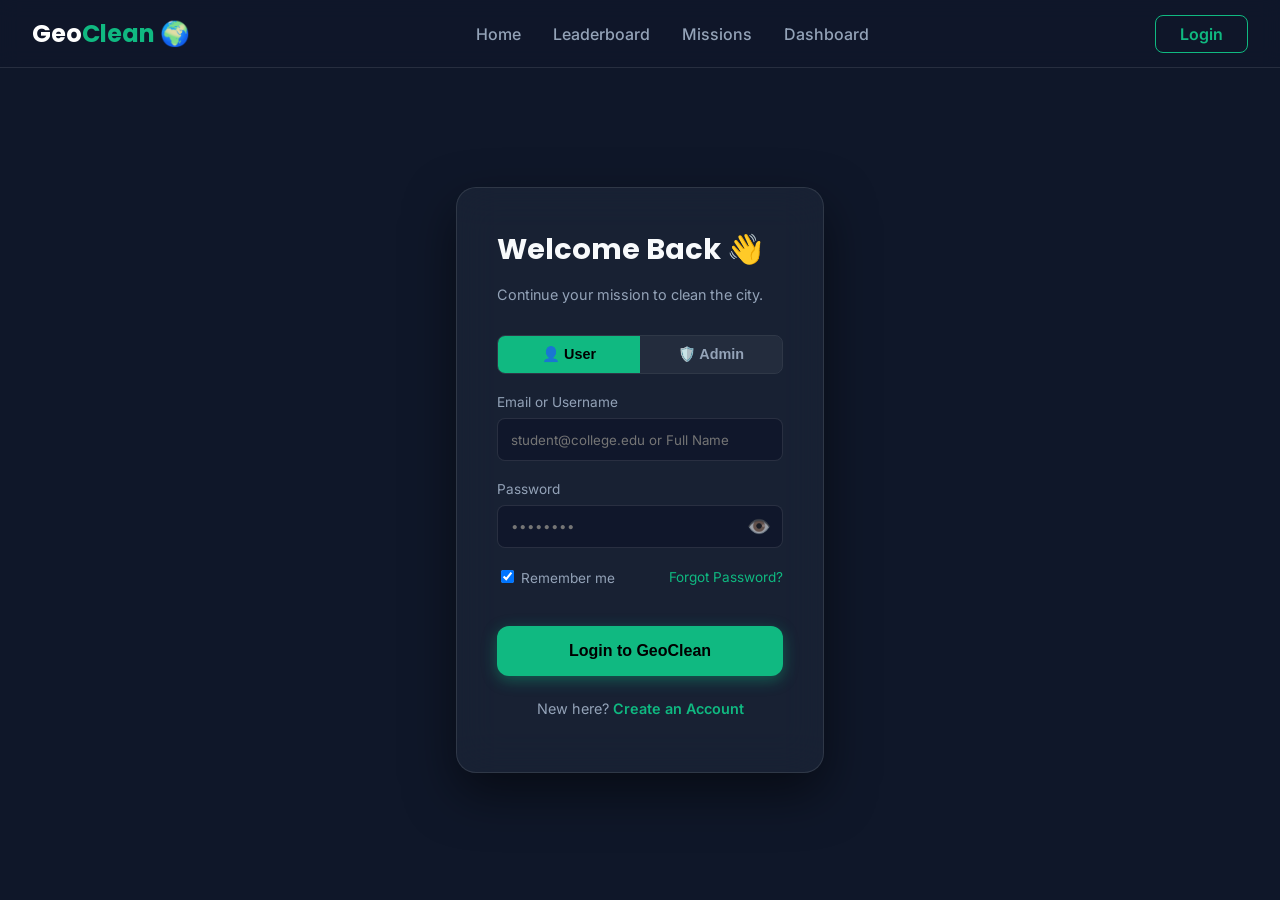
<file: report.html>
<!doctype html>
<html lang="en">
  <head>
    <meta charset="UTF-8" />
    <meta name="viewport" content="width=device-width, initial-scale=1.0" />
    <title>Report Garbage | GeoClean</title>

    <link rel="preconnect" href="https://fonts.googleapis.com" />
    <link rel="preconnect" href="https://fonts.gstatic.com" crossorigin />
    <link
      href="https://fonts.googleapis.com/css2?family=Inter:wght@400;500;600&family=Poppins:wght@600;700;800&display=swap"
      rel="stylesheet"
    />

    <link rel="stylesheet" href="css/theme.css" />
    <link rel="stylesheet" href="css/base.css" />
    <link rel="stylesheet" href="css/components.css" />
    
    <style>
      .report-container {
        padding: 100px 20px 40px;
        max-width: 600px;
        margin: auto;
      }
      .page-title { margin-bottom: 20px; text-align: center; }
      
      .camera-box {
        position: relative;
        width: 100%;
        background: #000;
        border-radius: 12px;
        overflow: hidden;
        aspect-ratio: 4/3;
        display: flex;
        flex-direction: column;
        justify-content: center;
        align-items: center;
        margin-bottom: 20px;
      }
      video { width: 100%; height: 100%; object-fit: cover; }
      canvas { display: none; }
      #photo-result { display: none; width: 100%; object-fit: cover; }
      
      .overlay-info {
        position: absolute;
        bottom: 10px;
        left: 10px;
        color: #fff;
        background: rgba(0,0,0,0.6);
        padding: 5px 10px;
        border-radius: 5px;
        font-size: 0.8rem;
        pointer-events: none;
      }

      .btn-camera {
        margin: 10px;
        padding: 10px 20px;
        background: var(--primary-green);
        border: none;
        border-radius: 8px;
        cursor: pointer;
        font-weight: 600;
        font-size: 1rem;
      }

      .camera-controls { text-align: center; }

      .form-group {
        margin-bottom: 15px;
      }
      .form-group label {
        display: block; margin-bottom: 5px; font-weight: 600; font-size: 0.9rem; color: var(--text-gray);
      }
      .form-group select, .form-group input, .form-group textarea {
        width: 100%; padding: 12px; border-radius: 8px; border: 1px solid rgba(255,255,255,0.2);
        background: rgba(255,255,255,0.05); color: #fff;
      }
      
      .submit-btn { width: 100%; padding: 15px; background: var(--neon-green); color: #000; border: none; font-weight: 700; border-radius: 8px; cursor: pointer; margin-top: 10px; }
      .submit-btn:disabled { opacity: 0.5; cursor: not-allowed; }
    </style>
  </head>
  <body>
    <nav class="navbar">
      <div class="nav-left">
        <button class="hamburger-menu">☰</button>
        <div class="logo">
          <a href="index.html" style="text-decoration: none; color: white">
            Geo<span class="highlight">Clean</span> 🌍
          </a>
        </div>
      </div>
      <div class="nav-links">
        <a href="index.html">Home</a>
        <a href="leaderboard.html">Leaderboard</a>
        <a href="missions.html">Missions</a>
        <a href="Dashboard.html">Dashboard</a>
      </div>
      <div id="auth-container"></div>
    </nav>

    <div class="report-container">
      <h1 class="page-title">Report <span class="gradient-text">Garbage</span></h1>
      
      <div class="camera-box" id="camera-box">
        <video id="video" autoplay playsinline></video>
        <img id="photo-result" alt="Captured Photo" />
        <div class="overlay-info" id="overlay-info">Location fetching...</div>
      </div>

      <canvas id="canvas"></canvas>

      <div class="camera-controls">
        <button type="button" class="btn-camera" id="btn-start-cam">Open Camera</button>
        <button type="button" class="btn-camera" id="btn-capture" style="display:none;">Capture Photo</button>
        <button type="button" class="btn-camera" id="btn-retake" style="display:none;">Retake</button>
      </div>

      <form id="report-form" style="margin-top: 20px;">
        <div class="form-group">
          <label>Garbage Type</label>
          <select id="type" required>
            <option value="" disabled selected>Select type...</option>
            <option value="Street Garbage">Street Garbage</option>
            <option value="Overflowing Dustbin">Overflowing Dustbin</option>
            <option value="Plastic Waste Area">Plastic Waste Area</option>
            <option value="Construction Waste">Construction Waste</option>
          </select>
        </div>
        <div class="form-group">
          <label>Description (Optional)</label>
          <textarea id="description" rows="3" placeholder="Additional details..."></textarea>
        </div>
        <div class="form-group">
          <label>Equipment Needed</label>
          <select id="equipment_needed" required>
            <option value="" disabled selected>Select required equipment...</option>
            <option value="Broom & Dustpan">Broom & Dustpan</option>
            <option value="Heavy Duty Trash Bags">Heavy Duty Trash Bags</option>
            <option value="Shovel & Wheelbarrow">Shovel & Wheelbarrow</option>
            <option value="Thick Protective Gloves">Thick Protective Gloves</option>
            <option value="None / General Pickup">None / General Pickup</option>
          </select>
        </div>
        <div class="form-group">
          <label>Location Info (Auto-generated)</label>
          <input type="text" id="location_text" readonly placeholder="Waiting for GPS..." />
        </div>

        <div class="form-group">
          <label>👥 Workers Needed (AI-estimated, you can adjust)</label>
          <input type="number" id="people_needed" min="1" max="10" value="2" style="text-align: center; font-size: 1.1rem; font-weight: 700;" />
          <p style="font-size: 0.75rem; color: var(--text-gray); margin-top: 4px;">Min: 1, Max: 10 — More workers = higher reward</p>
        </div>

        <div id="ai-preview" style="display:none; background: rgba(16,185,129,0.1); border: 1px solid rgba(16,185,129,0.3); border-radius: 8px; padding: 12px; margin-bottom: 15px;">
          <p style="font-weight: 600; font-size: 0.85rem; margin-bottom: 5px;">🤖 AI Analysis Preview</p>
          <p id="ai-preview-text" style="font-size: 0.8rem; color: var(--text-gray);"></p>
        </div>
        
        <input type="hidden" id="latitude" />
        <input type="hidden" id="longitude" />
        <input type="hidden" id="before_image" />

        <button type="submit" class="submit-btn" id="btn-submit" disabled>Submit Report</button>
      </form>
    </div>

    <script>
      const user = localStorage.getItem("user") || sessionStorage.getItem("user");
      if (!user) {
        alert("You must be logged in to report missions.");
        window.location.href = "auth.html";
      }

      const video = document.getElementById('video');
      const canvas = document.getElementById('canvas');
      const photoResult = document.getElementById('photo-result');
      const overlayInfo = document.getElementById('overlay-info');
      
      const btnStartCam = document.getElementById('btn-start-cam');
      const btnCapture = document.getElementById('btn-capture');
      const btnRetake = document.getElementById('btn-retake');
      const btnSubmit = document.getElementById('btn-submit');
      const form = document.getElementById('report-form');
      
      let stream = null;
      let globalBase64 = null;
      let gpsLat = null;
      let gpsLng = null;
      let gpsAddress = 'Searching...';
      let fullAddressStr = '';

      // 1. Get GPS
      if (navigator.geolocation) {
        navigator.geolocation.getCurrentPosition(
          async (pos) => {
            gpsLat = pos.coords.latitude;
            gpsLng = pos.coords.longitude;
            document.getElementById('latitude').value = gpsLat;
            document.getElementById('longitude').value = gpsLng;
            
            // precise reverse geocode
            try {
              const res = await fetch(`https://nominatim.openstreetmap.org/reverse?format=json&lat=${gpsLat}&lon=${gpsLng}`);
              const data = await res.json();
              if (data && data.address) {
                const a = data.address;
                const parts = [a.road, a.neighbourhood || a.suburb, a.city_district, a.city || a.town || a.village].filter(Boolean);
                // remove duplicates and pick up to 3 parts
                gpsAddress = [...new Set(parts)].slice(0, 3).join(', ');
                fullAddressStr = data.display_name;
                if (!gpsAddress) gpsAddress = data.display_name;
              } else {
                gpsAddress = data.display_name || `Lat: ${gpsLat.toFixed(4)}, Lng: ${gpsLng.toFixed(4)}`;
                fullAddressStr = gpsAddress;
              }
            } catch (e) {
              gpsAddress = `Lat: ${gpsLat.toFixed(4)}, Lng: ${gpsLng.toFixed(4)}`;
              fullAddressStr = gpsAddress;
            }
            document.getElementById('location_text').value = gpsAddress;
            updateOverlay();
          },
          (err) => {
            gpsAddress = "GPS Permission Denied / Unavailable";
            document.getElementById('location_text').value = gpsAddress;
            updateOverlay();
          }
        );
      } else {
        gpsAddress = "Geolocation not supported";
        document.getElementById('location_text').value = gpsAddress;
        updateOverlay();
      }

      function updateOverlay() {
        const d = new Date().toLocaleString();
        overlayInfo.innerText = `📍 ${gpsAddress}\n🕒 ${d}`;
      }
      setInterval(updateOverlay, 1000);

      btnStartCam.addEventListener('click', async () => {
        if (gpsLat === null || gpsLng === null) {
          alert("Location is required to report garbage. Please enable location permissions in your browser.");
          return;
        }
        try {
          stream = await navigator.mediaDevices.getUserMedia({ video: { facingMode: 'environment' } });
          video.srcObject = stream;
          video.style.display = 'block';
          photoResult.style.display = 'none';
          btnStartCam.style.display = 'none';
          btnCapture.style.display = 'inline-block';
          btnRetake.style.display = 'none';
          overlayInfo.style.display = 'block';
        } catch (err) {
          alert('Camera access denied or unavailable: ' + err.message);
        }
      });

      btnCapture.addEventListener('click', () => {
        canvas.width = video.videoWidth;
        canvas.height = video.videoHeight;
        const ctx = canvas.getContext('2d');
        
        // Draw video
        ctx.drawImage(video, 0, 0, canvas.width, canvas.height);
        
        // Draw overlay permanently on canvas
        ctx.fillStyle = "rgba(0, 0, 0, 0.6)";
        ctx.fillRect(10, canvas.height - 70, canvas.width - 20, 60);

        ctx.fillStyle = "white";
        ctx.font = "16px Arial";
        const d = new Date().toLocaleString();
        ctx.fillText(`📍 ${gpsAddress.substring(0, 60)}...`, 20, canvas.height - 40);
        ctx.fillText(`🕒 ${d}`, 20, canvas.height - 15);

        globalBase64 = canvas.toDataURL('image/png');
        document.getElementById('before_image').value = globalBase64;
        
        photoResult.src = globalBase64;
        photoResult.style.display = 'block';
        video.style.display = 'none';
        
        btnCapture.style.display = 'none';
        btnRetake.style.display = 'inline-block';
        btnSubmit.disabled = false;
        overlayInfo.style.display = 'none'; // hide live overlay, we have it painted

        // stop tracks
        if (stream) stream.getTracks().forEach(track => track.stop());
      });

      btnRetake.addEventListener('click', () => {
        btnStartCam.click(); // restart process
        btnSubmit.disabled = true;
      });

      const API_URL = window.location.origin;

      form.addEventListener('submit', async (e) => {
        e.preventDefault();
        
        if (gpsLat === null || gpsLng === null) {
          alert("Location is required to report garbage. Please enable location permissions.");
          return;
        }
        
        const payload = {
          creator_email: user,
          type: document.getElementById('type').value,
          description: document.getElementById('description').value,
          equipment_needed: document.getElementById('equipment_needed').value,
          full_address: fullAddressStr,
          location_text: document.getElementById('location_text').value,
          latitude: parseFloat(document.getElementById('latitude').value || 0),
          longitude: parseFloat(document.getElementById('longitude').value || 0),
          before_image: document.getElementById('before_image').value,
          people_needed: parseInt(document.getElementById('people_needed').value) || 2
        };

        btnSubmit.disabled = true;
        btnSubmit.innerText = "Uploading...";

        try {
          const res = await fetch(`${API_URL}/missions/report`, {
            method: "POST",
            headers: { "Content-Type": "application/json" },
            body: JSON.stringify(payload)
          });
          const data = await res.json();
          if(res.ok) {
            alert("Mission reported successfully!");
            window.location.href = "missions.html";
          } else {
            alert(data.error);
            btnSubmit.disabled = false;
            btnSubmit.innerText = "Submit Report";
          }
        } catch (err) {
          alert('Network error');
          btnSubmit.disabled = false;
          btnSubmit.innerText = "Submit Report";
        }
      });
    </script>
    <script src="js/nav.js"></script>
  </body>
</html>
</file>
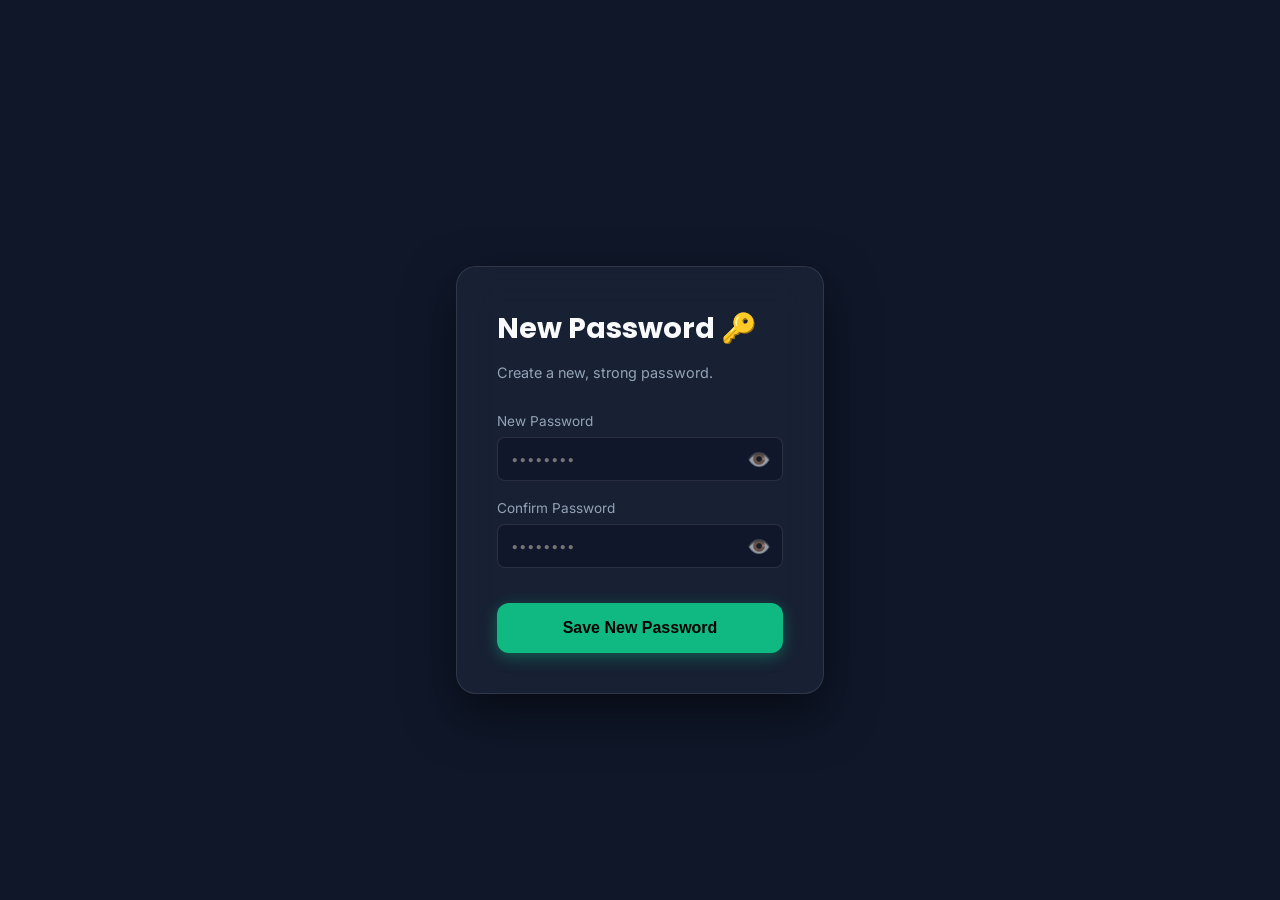
<file: reset-password.html>
<!doctype html>
<html lang="en">
  <head>
    <meta charset="UTF-8" />
    <meta name="viewport" content="width=device-width, initial-scale=1.0" />
    <title>Set New Password | GeoClean</title>
    <link href="https://fonts.googleapis.com/css2?family=Inter:wght@400;500;600&family=Poppins:wght@600;700&display=swap" rel="stylesheet" />
    <link rel="stylesheet" href="css/theme.css" />
    <link rel="stylesheet" href="css/base.css" />
    <link rel="stylesheet" href="css/components.css" />
    <link rel="stylesheet" href="css/auth.css" />
  </head>
  <body class="auth-body">
    <div class="auth-container">
      <div class="glow-blob blob-1"></div>

      <div class="auth-card">
        <form id="resetForm" class="auth-form">
          <h2>New Password 🔑</h2>
          <p class="auth-subtitle">Create a new, strong password.</p>

          <div class="input-group">
            <label>New Password</label>
            <div class="password-wrapper">
              <input id="newPassword" type="password" placeholder="••••••••" required />
              <span class="eye-icon" onclick="togglePassword('newPassword', this)">👁️</span>
            </div>
          </div>

          <div class="input-group">
            <label>Confirm Password</label>
            <div class="password-wrapper">
              <input id="confirmPassword" type="password" placeholder="••••••••" required />
              <span class="eye-icon" onclick="togglePassword('confirmPassword', this)">👁️</span>
            </div>
            <small class="error-message" id="errorMsg"></small>
          </div>

          <button type="submit" class="btn-primary full-width" id="submitBtn">Save New Password</button>
        </form>
      </div>
    </div>

    <script>
      const API_URL = window.location.origin;

      function togglePassword(inputId, iconEl) {
        const input = document.getElementById(inputId);
        if (input.type === "password") {
          input.type = "text";
          iconEl.textContent = "🙈"; 
        } else {
          input.type = "password";
          iconEl.textContent = "👁️";
        }
      }

      function checkPasswords() {
        const p1 = document.getElementById("newPassword").value;
        const p2 = document.getElementById("confirmPassword").value;
        const err = document.getElementById("errorMsg");
        const cp = document.getElementById("confirmPassword");
        
        if (p2 === "") {
          err.textContent = ""; cp.classList.remove("error");
        } else if (p1 !== p2) {
          err.textContent = "Passwords do not match"; cp.classList.add("error");
        } else {
          err.textContent = ""; cp.classList.remove("error");
        }
      }

      document.getElementById("newPassword").addEventListener("input", checkPasswords);
      document.getElementById("confirmPassword").addEventListener("input", checkPasswords);

      document.getElementById("resetForm").addEventListener("submit", function (e) {
        e.preventDefault();
        
        const p1 = document.getElementById("newPassword").value;
        const p2 = document.getElementById("confirmPassword").value;
        if (p1 !== p2) {
          alert("Passwords do not match.");
          return;
        }

        // Get token from URL
        const urlParams = new URLSearchParams(window.location.search);
        const token = urlParams.get('token');

        if (!token) {
          alert("Invalid reset link. No token found in URL.");
          return;
        }

        const btn = document.getElementById("submitBtn");
        btn.textContent = "Saving..."; btn.disabled = true;

        fetch(`${API_URL}/api/reset-password`, {
          method: "POST",
          headers: { "Content-Type": "application/json" },
          body: JSON.stringify({ token: token, new_password: p1 })
        })
        .then((res) => res.json())
        .then((data) => {
          if (data.message) {
            alert(data.message);
            window.location.href = "auth.html";
          } else {
            alert(data.error);
            btn.textContent = "Save New Password"; btn.disabled = false;
          }
        })
        .catch((err) => {
          alert("Network error.");
          btn.textContent = "Save New Password"; btn.disabled = false;
        });
      });
    </script>
  </body>
</html>
</file>
<file: css/theme.css>
:root {
  --bg-dark: hsl(222, 47%, 11%); /* Slate 900 */
  --primary-green: #10b981; /* Emerald 500 */
  --neon-green: #34d399; /* Bright Green for Glows */
  --text-white: #f8fafc;
  --text-gray: #94a3b8;
  --glass-bg: rgba(30, 41, 59, 0.7);

  /* Leaderboard Colors */
  --card-bg: #1e293b; /* Slate 800 */
  --gold: #ffd700;
  --silver: #c0c0c0;
  --bronze: #cd7f32;
}
</file>
<file: css/base.css>
* {
  box-sizing: border-box;
}

body {
  margin: 0;
  padding: 0;
  font-family: "Inter", sans-serif;
  background-color: var(--bg-dark);
  color: var(--text-white);
  overflow-x: hidden;
}

h1,
h2,
h3 {
  font-family: "Poppins", sans-serif;
}

/* Scrollbar Styling */
::-webkit-scrollbar {
  width: 8px;
}
::-webkit-scrollbar-track {
  background: var(--bg-dark);
}
::-webkit-scrollbar-thumb {
  background: var(--primary-green);
  border-radius: 4px;
}

/* Global Select / Option Styling */
select {
  background-color: var(--bg-dark);
  color: var(--text-white);
  border: 1px solid rgba(255, 255, 255, 0.1);
  padding: 10px;
  border-radius: 8px;
  font-family: "Inter", sans-serif;
  appearance: none;
  -webkit-appearance: none;
  background-image: url("data:image/svg+xml;charset=US-ASCII,%3Csvg%20xmlns%3D%22http%3A%2F%2Fwww.w3.org%2F2000%2Fsvg%22%20width%3D%22292.4%22%20height%3D%22292.4%22%3E%3Cpath%20fill%3D%22%2310b981%22%20d%3D%22M287%2069.4a17.6%2017.6%200%200%200-13-5.4H18.4c-5%200-9.3%201.8-12.9%205.4A17.6%2017.6%200%200%200%200%2082.2c0%205%201.8%209.3%205.4%2012.9l128%20127.9c3.6%203.6%207.8%205.4%2012.8%205.4s9.2-1.8%2012.8-5.4L287%2095c3.5-3.5%205.4-7.8%205.4-12.8%200-5-1.9-9.2-5.5-12.8z%22%2F%3E%3C%2Fsvg%3E");
  background-repeat: no-repeat, repeat;
  background-position: right .7em top 50%, 0 0;
  background-size: .65em auto, 100%;
}

select:focus {
  outline: none;
  border-color: var(--primary-green);
  box-shadow: 0 0 0 2px rgba(16, 185, 129, 0.2);
}

option {
  background-color: var(--bg-dark);
  color: var(--text-white);
  padding: 10px;
}
</file>
<file: css/components.css>
.navbar {
  display: flex;
  justify-content: space-between;
  align-items: center;
  padding: 1rem 2rem;
  position: fixed;
  top: 0;
  width: 100%;
  z-index: 1000;
  background: rgba(15, 23, 42, 0.8);
  backdrop-filter: blur(10px);
  border-bottom: 1px solid rgba(255, 255, 255, 0.1);
  box-sizing: border-box;
}

.logo {
  font-family: "Poppins", sans-serif;
  font-size: 1.5rem;
  font-weight: 700;
  color: var(--text-white);
}

.highlight {
  color: var(--primary-green);
}

.nav-links {
  display: flex;
  gap: 2rem;
}

.nav-links a {
  text-decoration: none;
  color: var(--text-gray);
  font-weight: 500;
  transition: color 0.3s;
}

.nav-links a:hover,
.nav-links a.active {
  color: var(--primary-green);
}

.login-btn {
  background: transparent;
  border: 1px solid var(--primary-green);
  color: var(--primary-green);
  padding: 0.5rem 1.5rem;
  border-radius: 8px;
  cursor: pointer;
  font-weight: 600;
  transition: all 0.3s;
  font-family: "Inter", sans-serif; /* Ensure font matches */
}

.login-btn:hover {
  background: var(--primary-green);
  color: #000;
}

.nav-left {
  display: flex;
  align-items: center;
  gap: 15px;
}

.hamburger-menu {
  display: none;
  font-size: 1.8rem;
  color: var(--text-white);
  cursor: pointer;
  background: none;
  border: none;
  padding: 0;
}

.nav-avatar {
  background: rgba(16, 185, 129, 0.2);
  border: 2px solid var(--neon-green);
  width: 38px;
  height: 38px;
  display: flex;
  justify-content: center;
  align-items: center;
  border-radius: 50%;
  font-size: 1.3rem;
  cursor: pointer;
  transition: transform 0.2s ease;
}

.nav-avatar:hover {
  transform: scale(1.1);
  box-shadow: 0 0 10px rgba(16, 185, 129, 0.3);
}

@media (max-width: 768px) {
  .hamburger-menu {
    display: block;
  }
  
  .navbar {
    flex-direction: row;
    justify-content: space-between;
    padding: 15px 20px;
    align-items: center;
  }

  .nav-links {
    position: absolute;
    top: 70px;
    left: 0;
    width: 100%;
    background: rgba(15, 23, 42, 0.95);
    flex-direction: column;
    gap: 0;
    backdrop-filter: blur(20px);
    border-bottom: 1px solid rgba(255,255,255,0.1);
    transform: translateY(-150%);
    opacity: 0;
    transition: all 0.3s ease;
    z-index: 999;
    pointer-events: none;
  }

  .nav-links.active {
    transform: translateY(0);
    opacity: 1;
    pointer-events: auto;
  }

  .nav-links a {
    padding: 20px;
    text-align: center;
    border-bottom: 1px solid rgba(255,255,255,0.05);
    width: 100%;
    display: block;
  }
}
</file>
<file: css/index.css>
/* =========================================
   1. HERO SECTION & ANIMATED SLOGANS (AURA RESTORED - GREENISH VIBE)
   ========================================= */
.hero-container {
  min-height: 100vh;
  display: flex;
  flex-direction: column;
  justify-content: center;
  align-items: center;
  text-align: center;
  position: relative;
  /* UPDATED: Changed from gray glow to a subtle, translucent primary green aura */
  background: radial-gradient(circle at center, rgba(16, 185, 129, 0.15) 0%, var(--bg-dark) 70%);
  padding: 80px 20px 40px; 
}

.headline-wrapper {
  position: relative;
  height: 160px; 
  width: 100%;
  margin-bottom: 1.5rem;
  display: flex;
  justify-content: center;
  align-items: center;
}

.slogan-slide {
  position: absolute;
  width: 100%;
  left: 0;
  text-align: center; 
  opacity: 0;
  animation: sloganFade 14s infinite; 
}

.slogan-slide h1 {
  font-size: 3.5rem; /* Scaled perfectly for the sleek vibe */
  font-family: 'Poppins', sans-serif;
  font-weight: 700;
  margin: 0;
  line-height: 1.3;
  color: var(--text-white);
}

/* Solid, vibrant aura green */
.gradient-text {
  color: var(--neon-green); 
  background: none;
  -webkit-background-clip: unset;
  -webkit-text-fill-color: unset;
}

.slide-1 { animation-delay: 0s; }
.slide-2 { animation-delay: 2s; }
.slide-3 { animation-delay: 4s; }
.slide-4 { animation-delay: 6s; }
.slide-5 { animation-delay: 8s; }
.slide-6 { animation-delay: 10s; }
.slide-7 { animation-delay: 12s; }

@keyframes sloganFade {
  0% { opacity: 0; transform: translateY(15px); }
  5% { opacity: 1; transform: translateY(0); }
  14% { opacity: 1; transform: translateY(0); }
  19% { opacity: 0; transform: translateY(-15px); }
  100% { opacity: 0; }
}

.hero-subtext {
  color: var(--text-gray);
  font-size: 1.15rem;
  max-width: 600px;
  margin: 0 auto 2.5rem auto;
  line-height: 1.6;
}

.cta-buttons {
  display: flex;
  gap: 1.2rem;
  justify-content: center;
  z-index: 2;
}

.btn-primary, .btn-secondary {
  padding: 12px 28px;
  border-radius: 8px;
  font-size: 1.05rem;
  font-family: 'Inter', sans-serif;
  font-weight: 600;
  cursor: pointer;
  transition: all 0.3s ease;
  text-decoration: none;
}

.btn-primary {
  background: var(--primary-green);
  color: #000000;
  border: none;
  box-shadow: 0 4px 15px rgba(16, 185, 129, 0.2);
}

.btn-primary:hover {
  background: var(--neon-green);
  transform: translateY(-2px);
  box-shadow: 0 6px 20px rgba(52, 211, 153, 0.4);
}

.btn-secondary {
  background: rgba(255, 255, 255, 0.02);
  color: var(--text-white);
  border: 1px solid rgba(255, 255, 255, 0.15);
}

.btn-secondary:hover {
  border-color: var(--text-gray);
  background: rgba(255, 255, 255, 0.05);
  transform: translateY(-2px);
}


/* =========================================
   2. CRAZY IMPACT SECTION (Glitch & Glows)
   ========================================= */
.awareness-section {
  padding: 80px 20px 0;
  display: flex;
  flex-direction: column;
  align-items: center;
  background: radial-gradient(circle at center, rgba(16, 185, 129, 0.05) 0%, transparent 70%);
}

.awareness-header {
  text-align: center;
  margin-bottom: 60px;
}

.glitch-title {
  font-family: 'Poppins', sans-serif;
  font-size: 3.5rem;
  font-weight: 800;
  color: var(--text-white);
  position: relative;
  text-transform: uppercase;
  letter-spacing: 2px;
  margin-bottom: 15px;
}

.glitch-title::before,
.glitch-title::after {
  content: attr(data-text);
  position: absolute;
  top: 0;
  left: 0;
  width: 100%;
  height: 100%;
  opacity: 0.8;
}

.glitch-title::before {
  color: #ff0055;
  z-index: -1;
  transform: translateX(-4px) translateY(-2px);
  animation: glitch-anim 2s infinite linear alternate-reverse;
}

.glitch-title::after {
  color: var(--primary-green);
  z-index: -2;
  transform: translateX(4px) translateY(2px);
  animation: glitch-anim 2.5s infinite linear alternate-reverse;
}

@keyframes glitch-anim {
  0% { clip-path: inset(10% 0 80% 0); }
  20% { clip-path: inset(80% 0 5% 0); }
  40% { clip-path: inset(40% 0 40% 0); }
  60% { clip-path: inset(15% 0 70% 0); }
  80% { clip-path: inset(60% 0 10% 0); }
  100% { clip-path: inset(30% 0 50% 0); }
}

.awareness-subtitle {
  color: var(--text-gray);
  font-size: 1.2rem;
  max-width: 600px;
  margin: 0 auto;
}

.impact-grid {
  display: flex;
  gap: 30px;
  max-width: 1100px;
  width: 100%;
  justify-content: center;
  flex-wrap: wrap;
  margin-bottom: 80px;
}

.impact-card {
  background: var(--card-bg);
  border: 1px solid rgba(255, 255, 255, 0.05);
  border-radius: 20px;
  padding: 40px 30px;
  flex: 1;
  min-width: 300px;
  text-align: center;
  transition: transform 0.3s ease, box-shadow 0.3s ease;
}

.impact-card:hover { transform: translateY(-10px); }
.danger-glow:hover { box-shadow: 0 0 30px rgba(255, 0, 85, 0.2); border-color: rgba(255, 0, 85, 0.4); }
.danger-glow h3 { color: #ff0055; }
.warning-glow:hover { box-shadow: 0 0 30px rgba(255, 170, 0, 0.2); border-color: rgba(255, 170, 0, 0.4); }
.warning-glow h3 { color: #ffaa00; }
.action-glow:hover { box-shadow: 0 0 30px rgba(16, 185, 129, 0.2); border-color: var(--primary-green); }
.action-glow h3 { color: var(--primary-green); }

.icon-wrapper { font-size: 3rem; margin-bottom: 20px; }
.impact-number { font-size: 2.5rem; font-family: 'Poppins', sans-serif; font-weight: 800; margin-bottom: 10px; }
.impact-text { color: var(--text-gray); font-size: 1rem; line-height: 1.6; }

.crazy-marquee {
  width: 100%;
  background: var(--primary-green);
  color: #0b1120;
  padding: 15px 0;
  overflow: hidden;
  position: relative;
  transform: rotate(-2deg) scale(1.05);
  box-shadow: 0 0 20px rgba(16, 185, 129, 0.3);
  margin-bottom: 60px;
}

.marquee-track {
  display: flex;
  width: max-content;
  animation: scrollMarquee 20s linear infinite;
}

.marquee-track span {
  font-family: 'Poppins', sans-serif;
  font-weight: 800;
  font-size: 1.5rem;
  text-transform: uppercase;
  margin: 0 40px;
  white-space: nowrap;
}

@keyframes scrollMarquee {
  0% { transform: translateX(0); }
  100% { transform: translateX(-50%); }
}

/* =========================================
   3. EDUCATION & AWARENESS CARDS
   ========================================= */
.edu-awareness-section {
  background-color: transparent;
  padding: 80px 20px;
  border-top: 1px solid rgba(255, 255, 255, 0.05);
}

.container { max-width: 1200px; margin: 0 auto; }
.text-center { text-align: center; }

.section-title {
  font-family: 'Poppins', sans-serif;
  font-size: 2.5rem;
  color: var(--text-white);
}

.section-description {
  color: var(--text-gray);
  max-width: 800px;
  margin: 15px auto 50px auto;
  font-size: 1.1rem;
  line-height: 1.6;
}

.awareness-grid {
  display: grid;
  grid-template-columns: repeat(4, 1fr);
  gap: 25px;
  margin-bottom: 60px;
}

.awareness-card {
  background: var(--card-bg);
  border: 1px solid rgba(16, 185, 129, 0.1);
  border-radius: 16px;
  padding: 30px 20px;
  text-align: center;
  transition: transform 0.3s ease, box-shadow 0.3s ease;
}

.awareness-card:hover {
  transform: translateY(-8px);
  box-shadow: 0 10px 25px rgba(16, 185, 129, 0.1);
  border-color: rgba(16, 185, 129, 0.3);
}

.card-icon { font-size: 3rem; margin-bottom: 15px; }
.awareness-card h3 { color: var(--text-white); font-size: 1.3rem; margin-bottom: 12px; font-family: 'Poppins', sans-serif; }
.awareness-card p { color: var(--text-gray); font-size: 0.95rem; line-height: 1.5; }

.did-you-know-banner {
  background: linear-gradient(135deg, rgba(16, 185, 129, 0.1), rgba(0, 0, 0, 0.2));
  border-left: 5px solid var(--primary-green);
  border-radius: 12px;
  padding: 30px;
  margin-bottom: 50px;
  position: relative;
}

.dyk-badge {
  position: absolute;
  top: -15px;
  left: 30px;
  background: var(--primary-green);
  color: #0b1120;
  padding: 5px 15px;
  font-weight: 700;
  border-radius: 20px;
  font-family: 'Poppins', sans-serif;
}

.facts-container { display: flex; flex-direction: column; gap: 15px; margin-top: 10px; }
.fact-item { color: var(--text-white); font-size: 1.1rem; }
.fact-highlight { color: var(--neon-green); font-weight: 700; font-size: 1.2rem; margin-right: 8px; }

.cta-container { margin-top: 20px; }
.pulse-btn { animation: pulse-shadow 2s infinite; }

@keyframes pulse-shadow {
  0% { box-shadow: 0 0 0 0 rgba(16, 185, 129, 0.4); }
  70% { box-shadow: 0 0 0 15px rgba(16, 185, 129, 0); }
  100% { box-shadow: 0 0 0 0 rgba(16, 185, 129, 0); }
}

/* =========================================
   4. RESPONSIVE DESIGN (Tablets & Mobile)
   ========================================= */
@media (max-width: 1024px) {
  .awareness-grid { grid-template-columns: repeat(2, 1fr); }
  .glitch-title { font-size: 2.8rem; }
  .slogan-slide h1 { font-size: 3rem; }
}

@media (max-width: 768px) {
  .hero-container { padding-top: 120px; }
  /* INCREASED MOBILE HEIGHT: Prevents text overlap when it breaks to 3 lines */
  .headline-wrapper { height: 200px; } 
  .slogan-slide h1 { font-size: 2.5rem; }
  .crazy-marquee { transform: rotate(0deg) scale(1); }
  .glitch-title { font-size: 2.2rem; }
  .awareness-grid { grid-template-columns: 1fr; }
  .did-you-know-banner { padding: 30px 20px 20px 20px; }
  .dyk-badge { left: 20px; }
  .cta-buttons { flex-direction: column; }
  .impact-cards-container { 
    flex-direction: column; 
    gap: 20px;
  }
}
</file>
<file: css/auth.css>
.auth-body {
  min-height: 100vh;
  display: flex;
  align-items: center;
  justify-content: center;
  background-color: var(--bg-dark);
  position: relative;
  overflow-x: hidden;
  padding: 80px 10px 20px;
}

/* Two glow blobs for extra effect */
.blob-1 {
  top: -10%;
  left: -10%;
}
.blob-2 {
  bottom: -10%;
  right: -10%;
  animation-delay: 2s;
}

.auth-container {
  width: 100%;
  max-width: 400px;
  padding: 1rem;
  z-index: 10;
}

.auth-card {
  background: rgba(30, 41, 59, 0.6); /* Glass effect */
  backdrop-filter: blur(20px);
  border: 1px solid rgba(255, 255, 255, 0.1);
  padding: 2.5rem;
  border-radius: 20px;
  box-shadow: 0 20px 50px rgba(0, 0, 0, 0.5);
  animation: fadeUp 0.6s ease-out;
}

@keyframes fadeUp {
  from {
    opacity: 0;
    transform: translateY(20px);
  }
  to {
    opacity: 1;
    transform: translateY(0);
  }
}

.auth-form h2 {
  margin: 0 0 0.5rem 0;
  font-size: 1.8rem;
  color: var(--text-white);
}

.auth-subtitle {
  color: var(--text-gray);
  margin-bottom: 2rem;
  font-size: 0.9rem;
}

/* Inputs */
.input-group {
  margin-bottom: 1.2rem;
  text-align: left;
}

.input-group label {
  display: block;
  color: var(--text-gray);
  font-size: 0.85rem;
  margin-bottom: 0.5rem;
}

.input-group input,
.input-group select {
  width: 100%;
  background: rgba(15, 23, 42, 0.8);
  border: 1px solid rgba(255, 255, 255, 0.1);
  padding: 0.8rem;
  border-radius: 8px;
  color: white;
  font-family: "Inter", sans-serif;
  outline: none;
  transition: border-color 0.3s;
  box-sizing: border-box; /* Fixes padding issues */
}

.input-group input:focus,
.input-group select:focus {
  border-color: var(--primary-green);
}

/* Button & Links */
.full-width {
  width: 100%;
  margin-top: 1rem;
  padding: 1rem;
}

.form-actions {
  display: flex;
  justify-content: space-between;
  align-items: center;
  font-size: 0.85rem;
  margin-bottom: 1.5rem;
  color: var(--text-gray);
}

.forgot-pass {
  color: var(--primary-green);
  text-decoration: none;
}

.switch-text {
  text-align: center;
  margin-top: 1.5rem;
  font-size: 0.9rem;
  color: var(--text-gray);
}

.switch-text a {
  color: var(--primary-green);
  font-weight: 600;
  text-decoration: none;
  cursor: pointer;
}

/* Helper Class to Hide Forms */
.hidden {
  display: none;
}

.btn-primary {
  background: var(--primary-green);
  color: #000;
  border: none;
  padding: 1rem 2rem;
  border-radius: 12px;
  font-size: 1rem;
  font-weight: 700;
  cursor: pointer;
  box-shadow: 0 4px 15px rgba(16, 185, 129, 0.4);
  transition: transform 0.2s;
}

.btn-primary:hover {
  transform: scale(1.05);
}

.error {
  border: 2px solid red !important;
}

.error-message {
  color: red;
  font-size: 12px;
  margin-top: 5px;
}

.password-wrapper {
  position: relative;
  display: flex;
  align-items: center;
}

.password-wrapper input {
  padding-right: 40px !important; /* space for icon */
}

.eye-icon {
  position: absolute;
  right: 12px;
  cursor: pointer;
  opacity: 0.6;
  font-size: 1.2rem;
  transition: opacity 0.2s;
  user-select: none;
}

.eye-icon:hover {
  opacity: 1;
}
</file>
